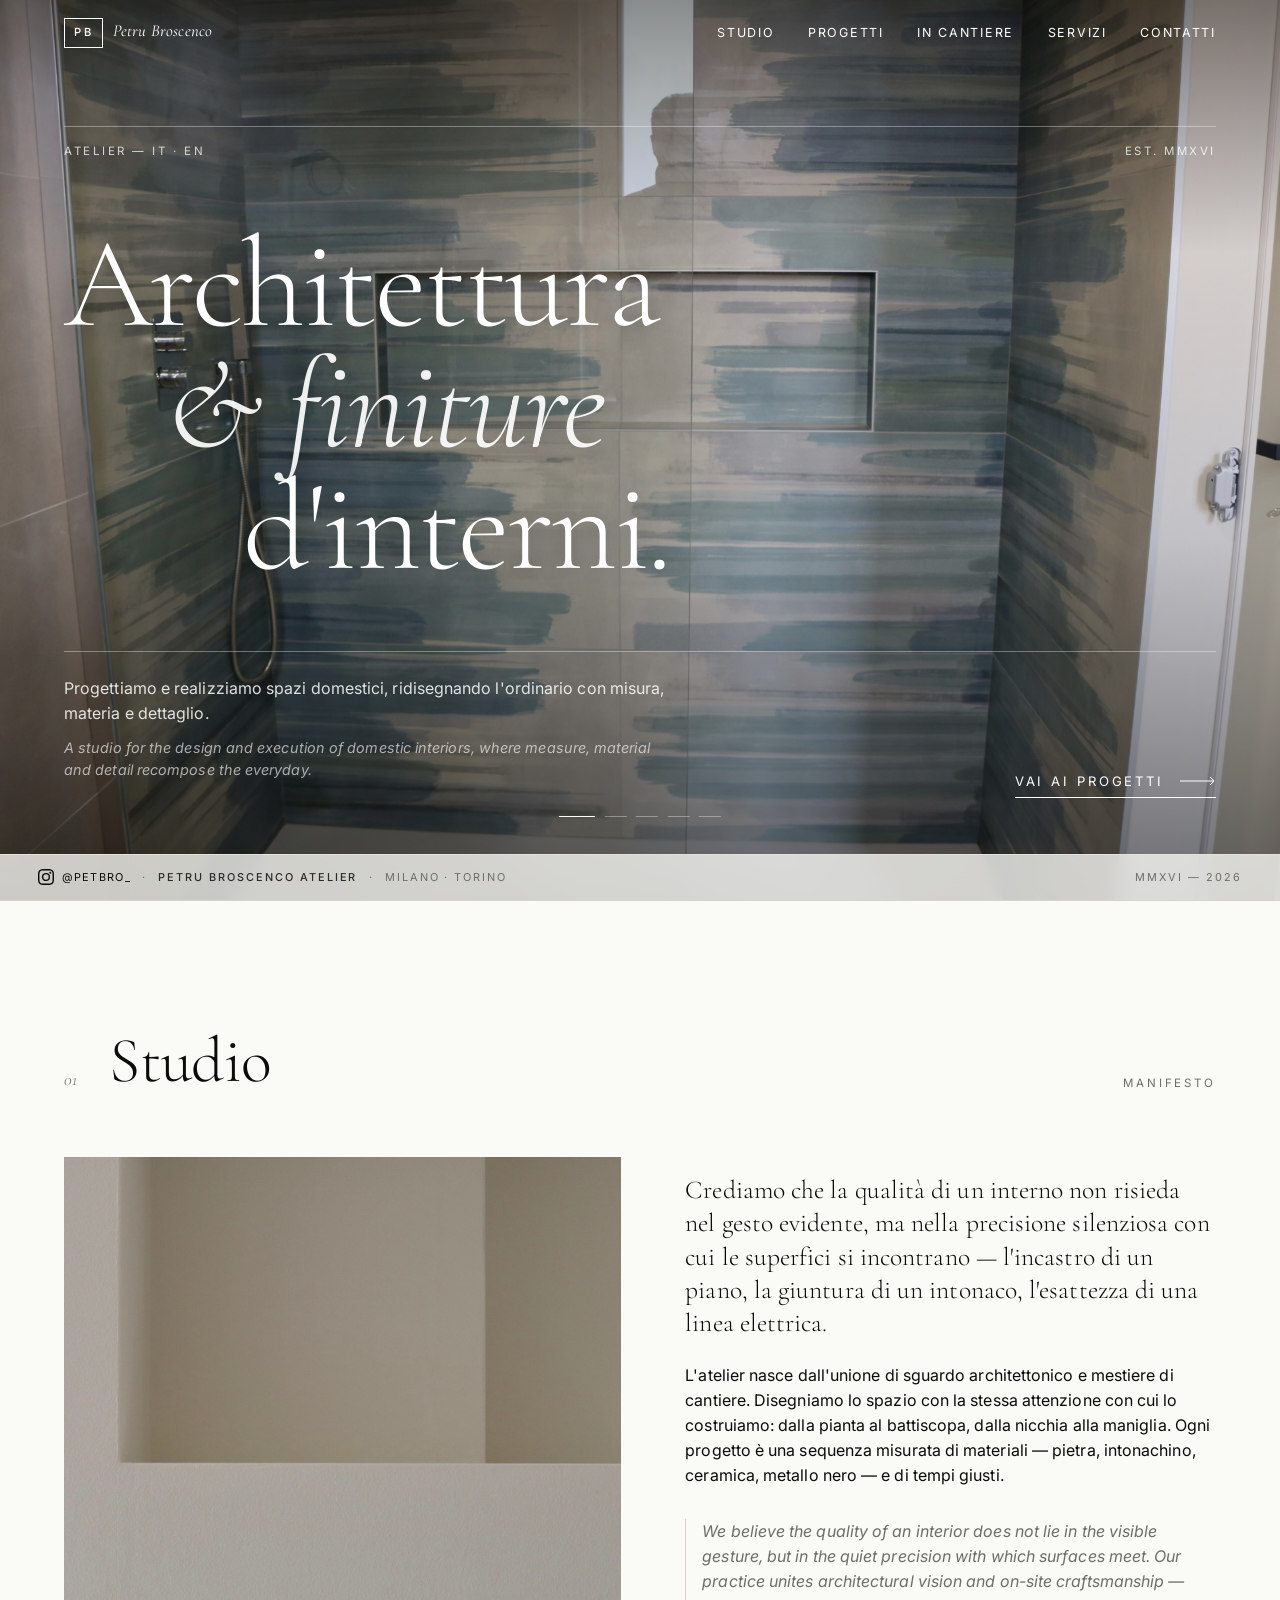
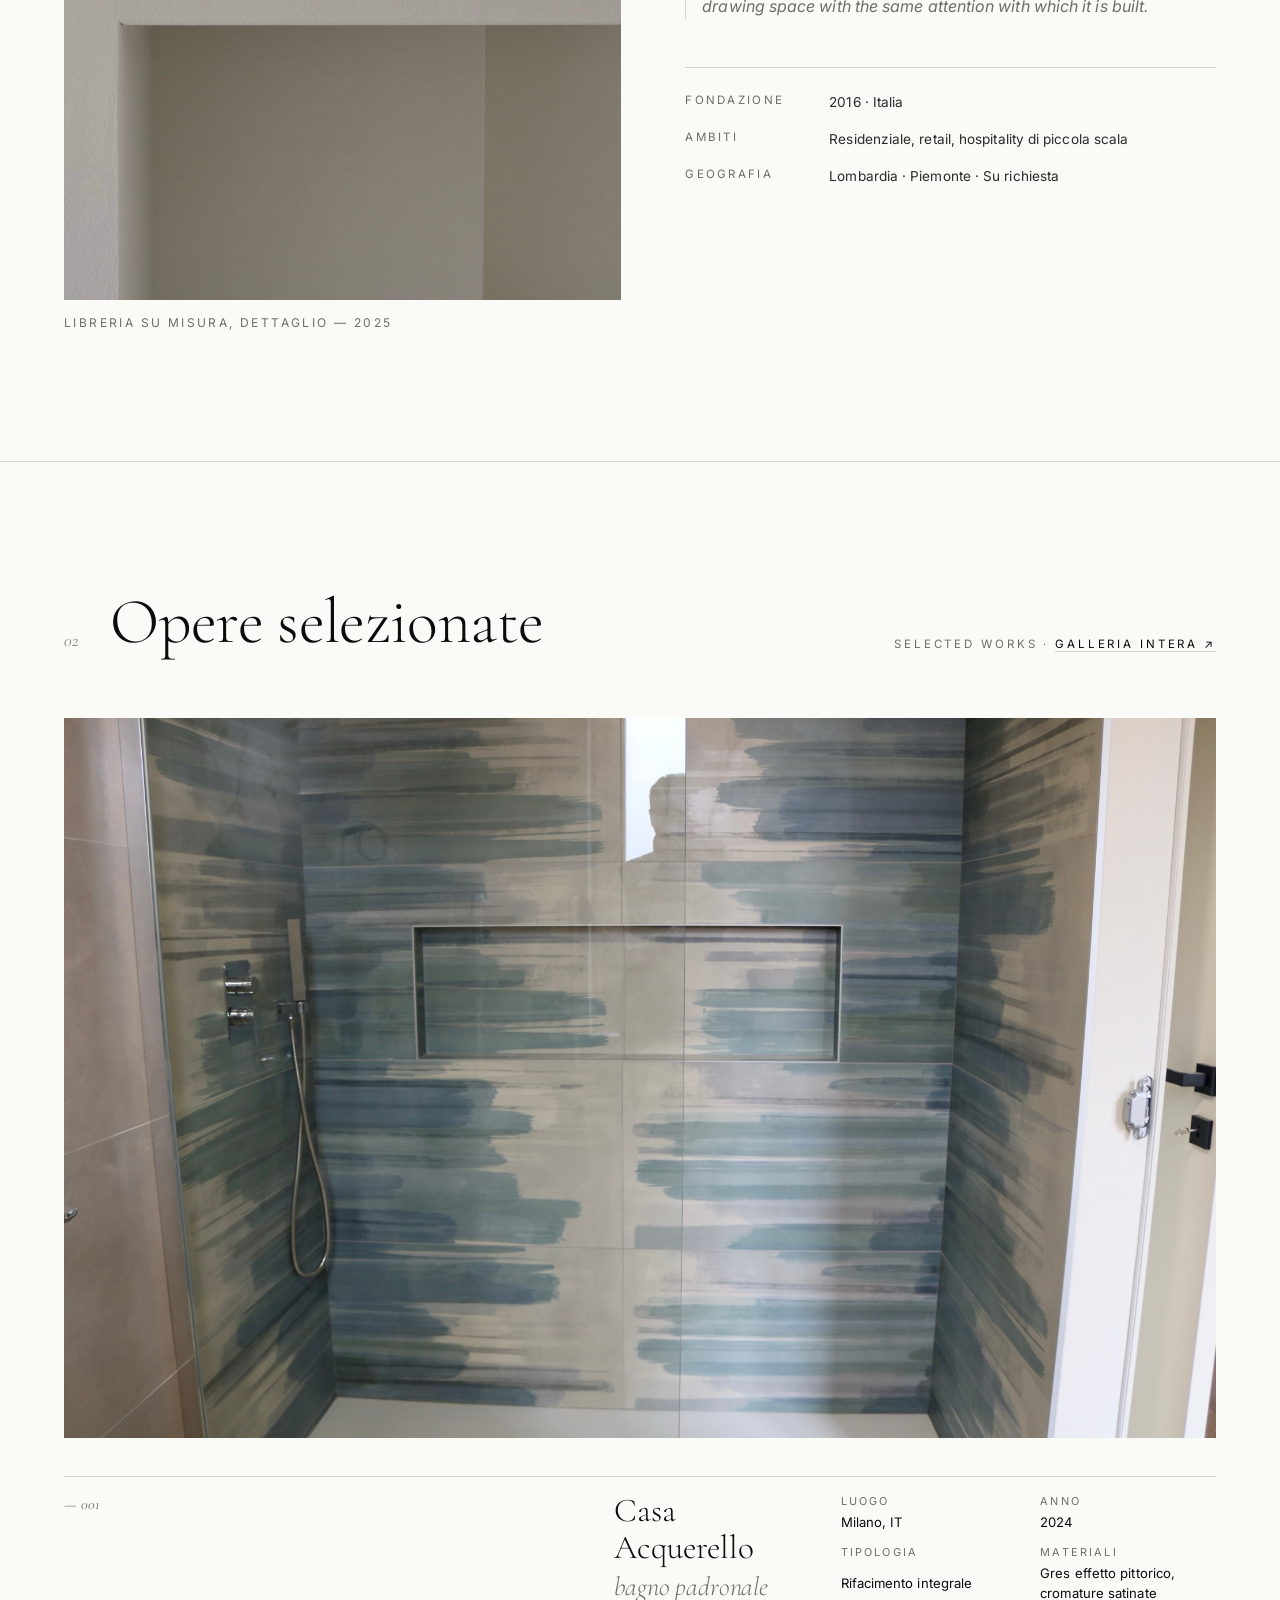
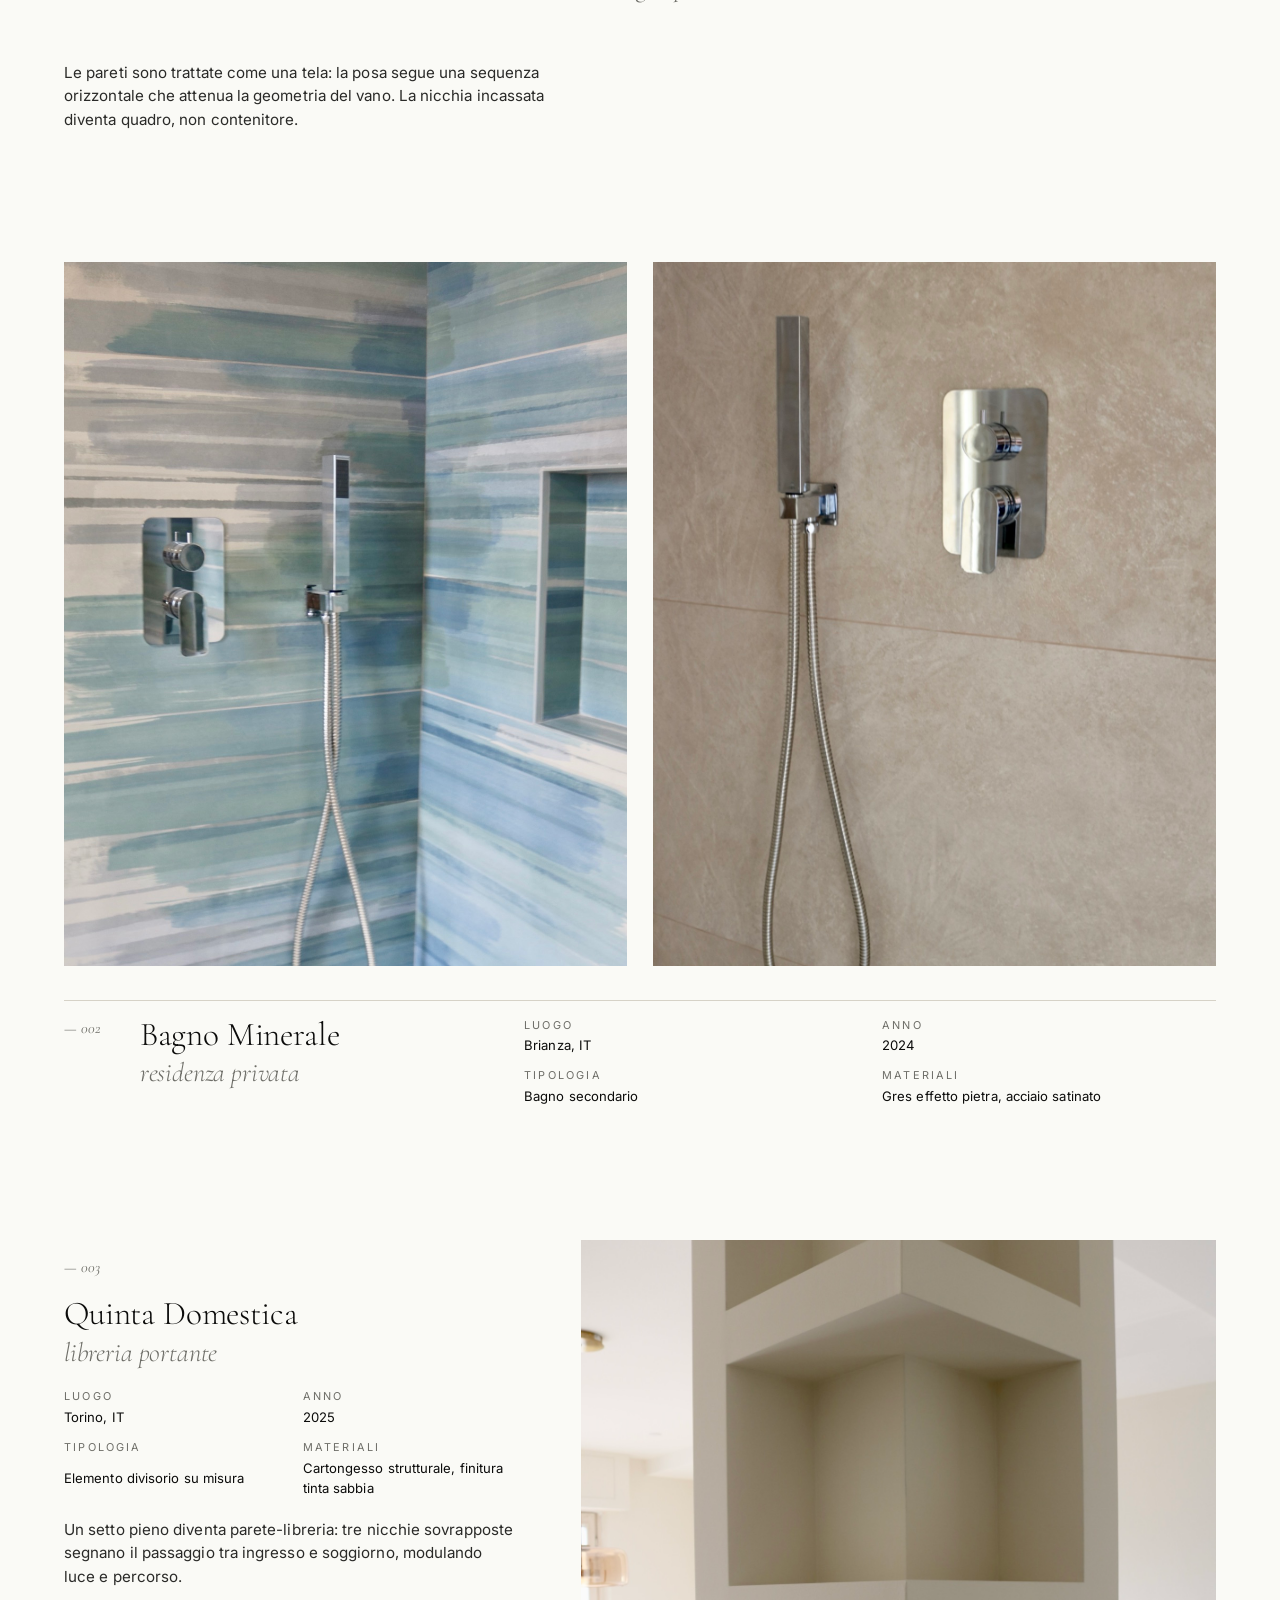
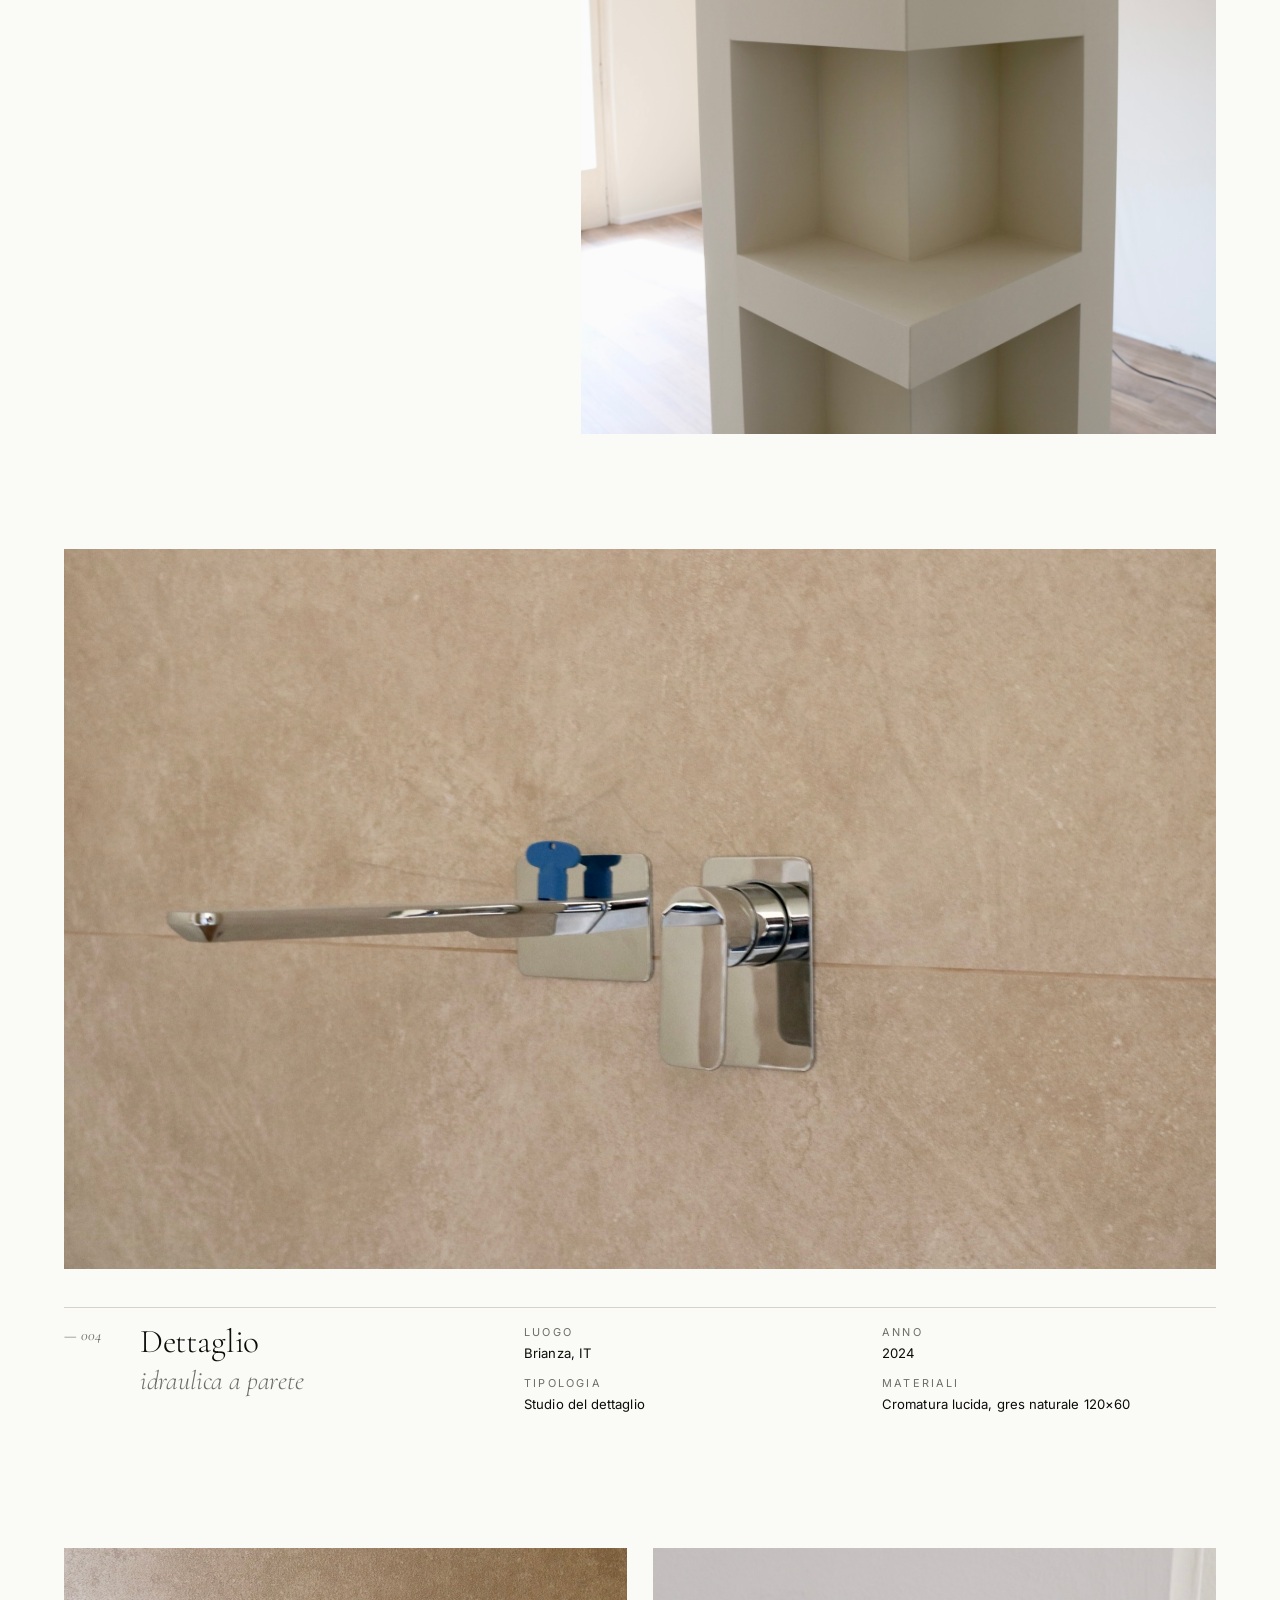
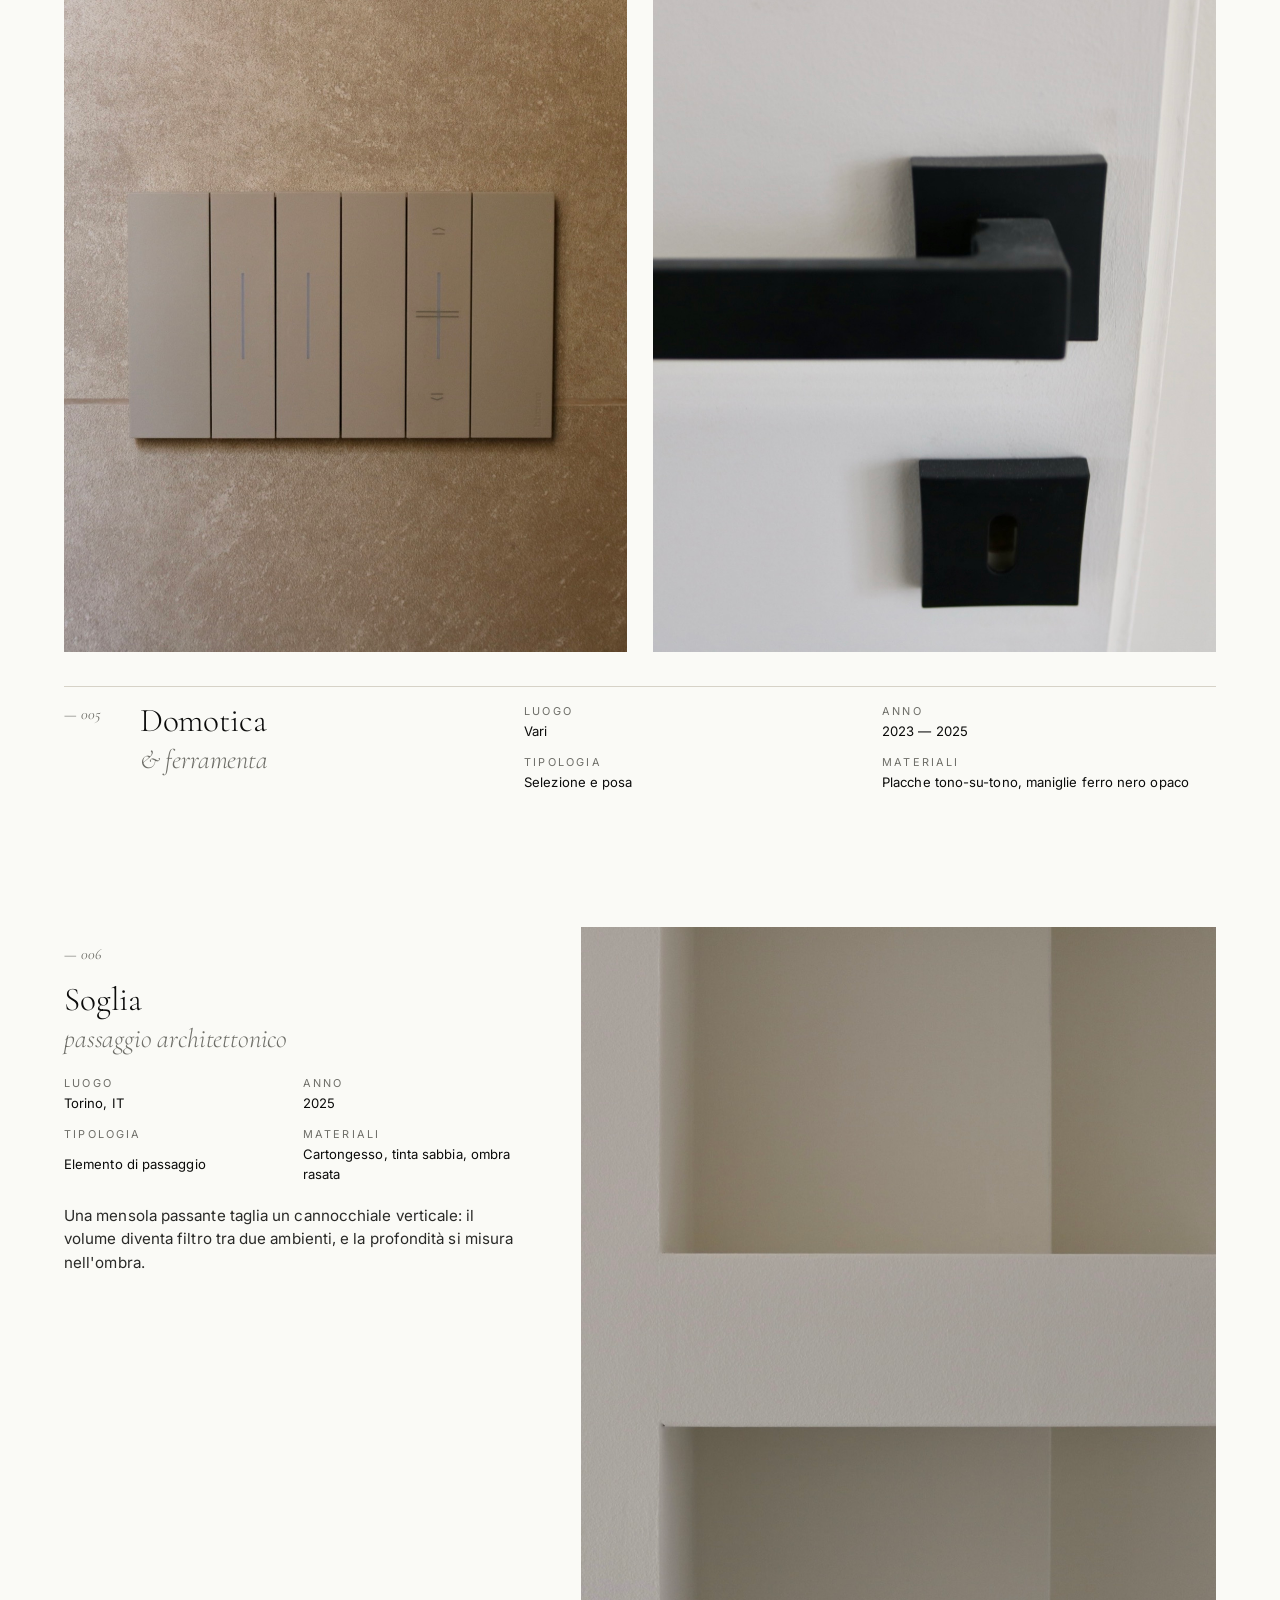
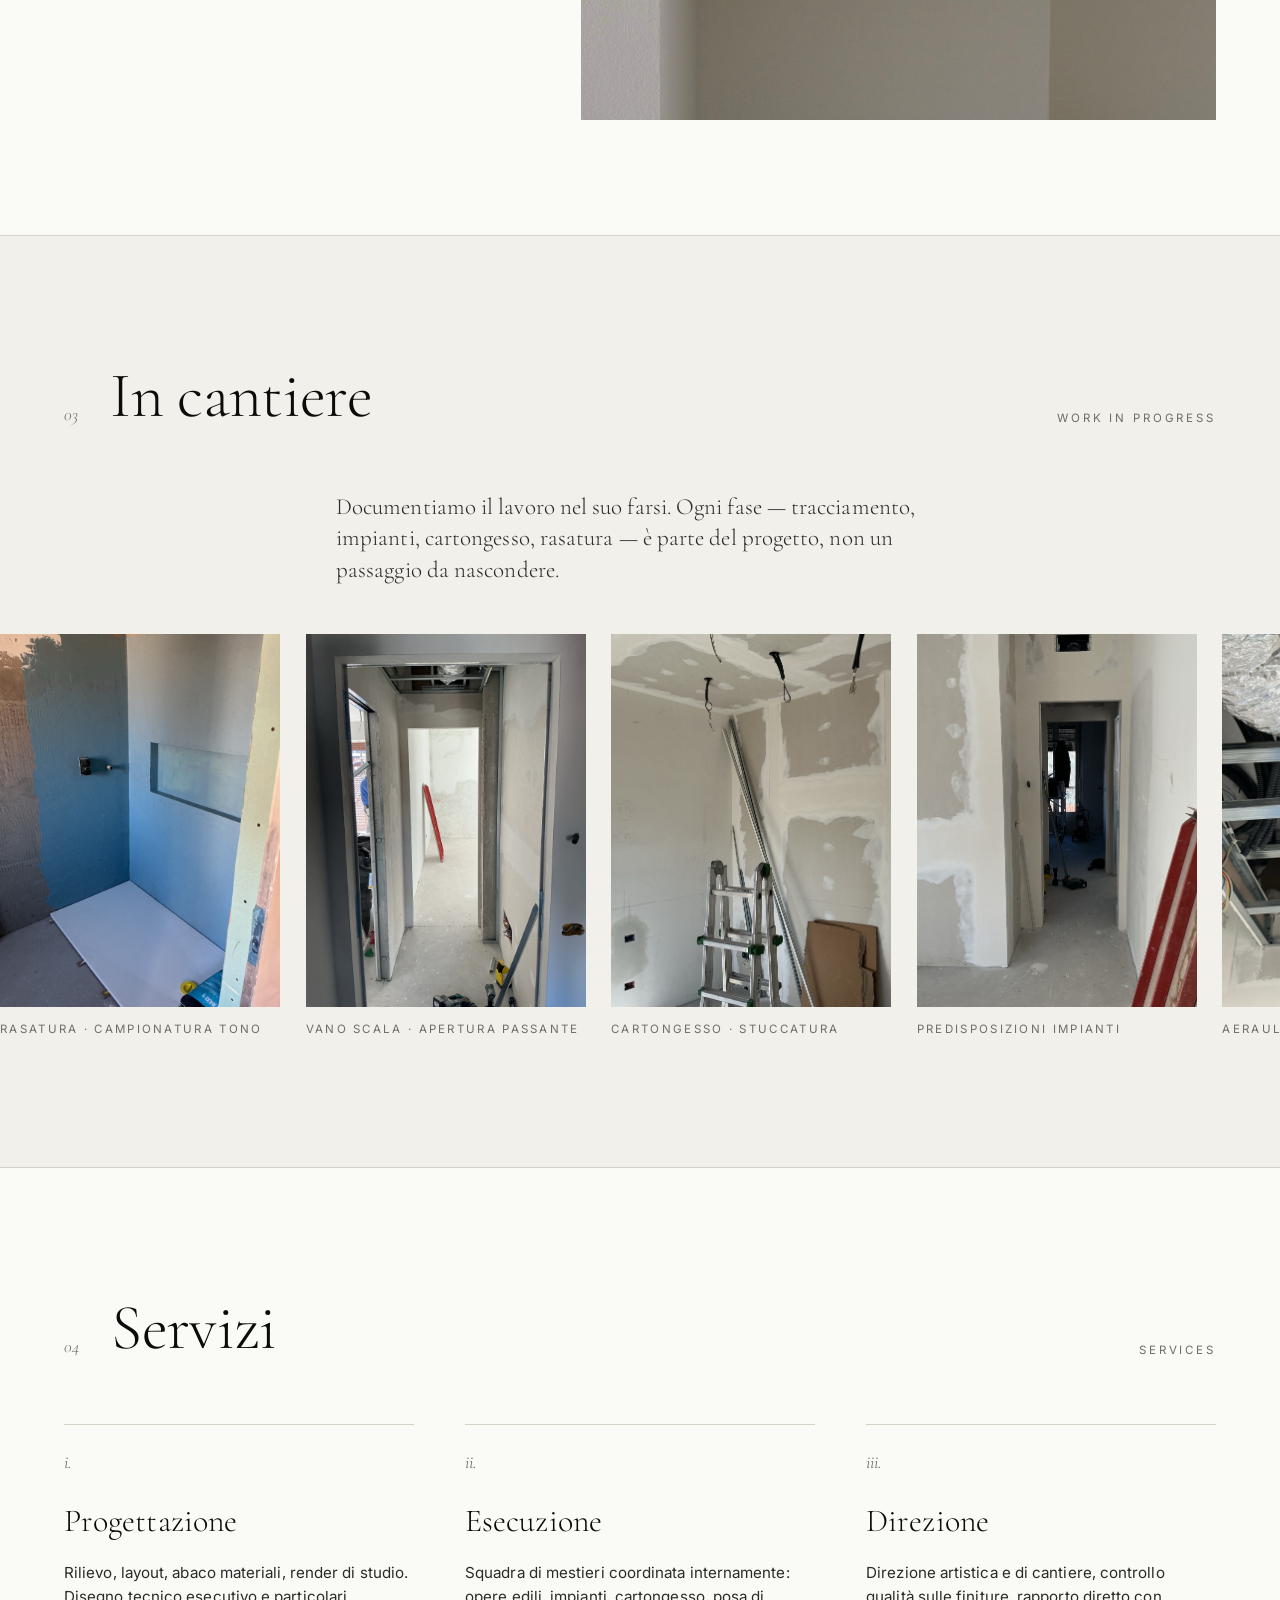
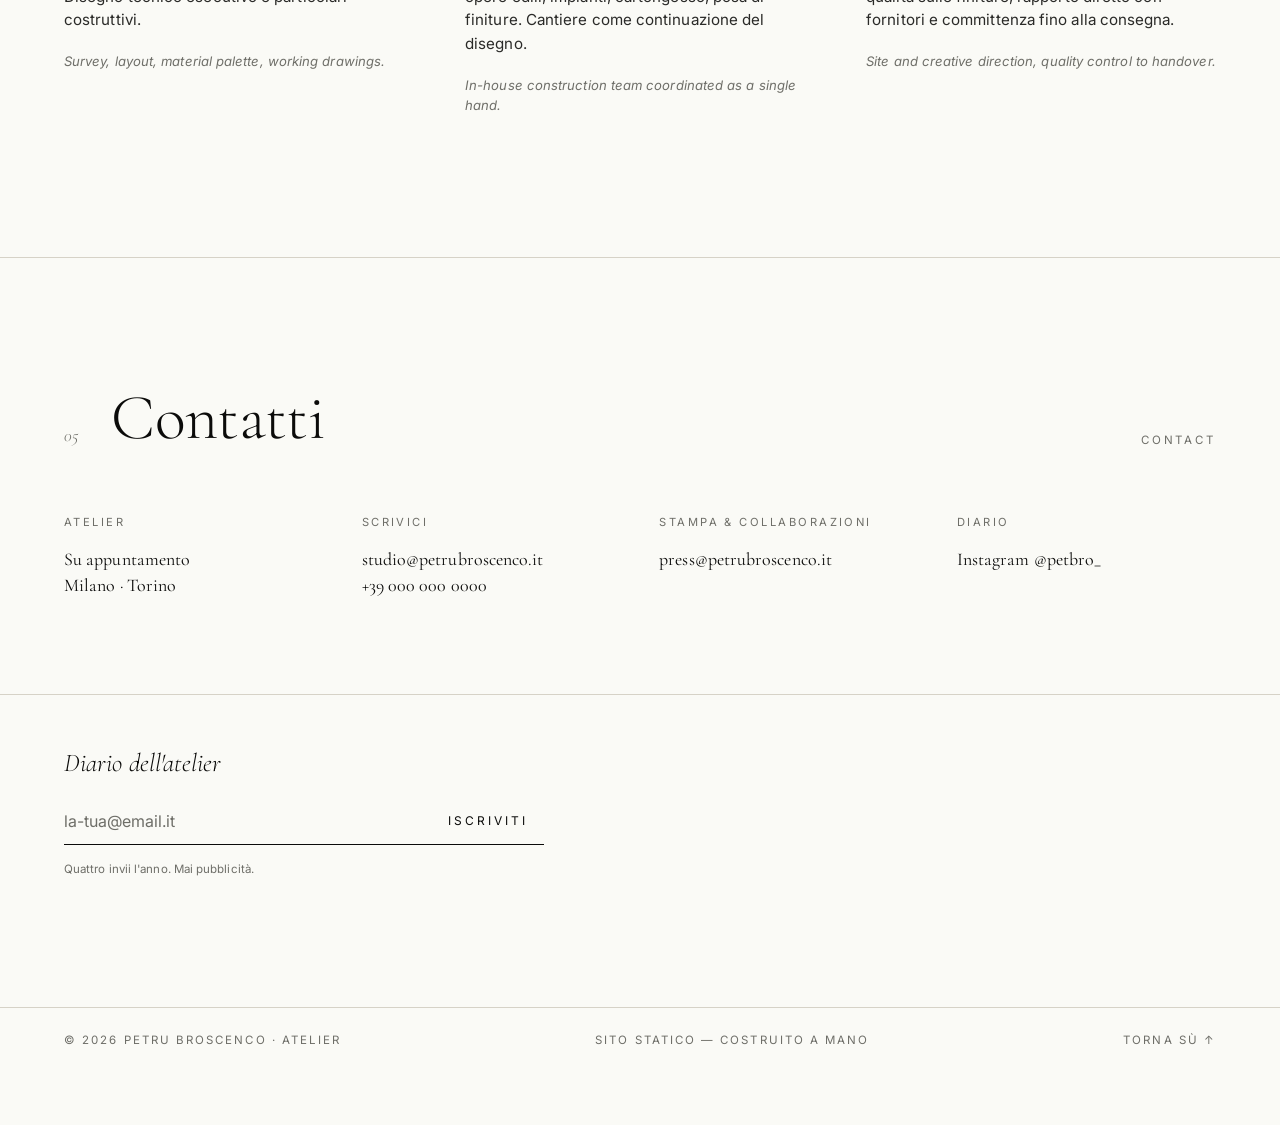
<file: index.html>
<!doctype html>
<html lang="it">
<head>
<meta charset="utf-8" />
<meta name="viewport" content="width=device-width, initial-scale=1" />
<title>Petru Broscenco — Atelier di architettura e finiture d'interni</title>
<meta name="description" content="Studio di progettazione e realizzazione di interni. Ristrutturazioni integrali, opere di finitura, dettaglio sartoriale. Architecture and interior finishing atelier based in Italy." />
<meta name="theme-color" content="#FAFAF6" />
<meta property="og:title" content="Petru Broscenco — Atelier" />
<meta property="og:description" content="Architettura e finiture d'interni. Ristrutturazioni integrali, dettaglio sartoriale." />
<meta property="og:image" content="https://gabrieletupini.github.io/petru-broscenco/og-image.jpg" />
<meta property="og:image:secure_url" content="https://gabrieletupini.github.io/petru-broscenco/og-image.jpg" />
<meta property="og:image:type" content="image/jpeg" />
<meta property="og:image:width" content="1200" />
<meta property="og:image:height" content="630" />
<meta property="og:image:alt" content="Petru Broscenco — Atelier di architettura e finiture d'interni" />
<meta property="og:url" content="https://gabrieletupini.github.io/petru-broscenco/" />
<meta property="og:site_name" content="Petru Broscenco · Atelier" />
<meta property="og:type" content="website" />
<meta property="og:locale" content="it_IT" />
<meta name="twitter:card" content="summary_large_image" />
<meta name="twitter:title" content="Petru Broscenco — Atelier" />
<meta name="twitter:description" content="Architettura e finiture d'interni." />
<meta name="twitter:image" content="https://gabrieletupini.github.io/petru-broscenco/og-image.jpg" />
<link rel="icon" type="image/svg+xml" href="favicon.svg" />
<link rel="icon" type="image/png" sizes="32x32" href="favicon-32.png" />
<link rel="icon" type="image/png" sizes="16x16" href="favicon-16.png" />
<link rel="apple-touch-icon" sizes="180x180" href="apple-touch-icon.png" />
<link rel="preconnect" href="https://fonts.googleapis.com" />
<link rel="preconnect" href="https://fonts.gstatic.com" crossorigin />
<link href="https://fonts.googleapis.com/css2?family=Cormorant+Garamond:ital,wght@0,300;0,400;1,300&family=Inter:wght@300;400;500;600&display=swap" rel="stylesheet" />
<link rel="stylesheet" href="styles.css" />
</head>
<body>

<header class="nav nav--over" id="nav">
  <a class="brand" href="#top">
    <span class="brand-mark">PB</span>
    <span class="brand-name">Petru Broscenco</span>
  </a>
  <nav class="nav-links" aria-label="Primario">
    <a href="#studio">Studio</a>
    <a href="progetti.html">Progetti</a>
    <a href="#cantiere">In&nbsp;Cantiere</a>
    <a href="#servizi">Servizi</a>
    <a href="#contatti">Contatti</a>
  </nav>
  <button class="nav-toggle" id="navToggle" aria-label="Apri menu" aria-expanded="false">
    <span></span><span></span><span></span>
  </button>
</header>

<main id="top">

  <section class="hero hero--slideshow" aria-label="Galleria di apertura">
    <div class="hero-slides" id="heroSlides">
      <figure class="hero-slide is-active"><img src="media/casa-acquerello-bagno.jpg" alt="Bagno padronale Casa Acquerello" /></figure>
      <figure class="hero-slide"><img src="media/quinta-domestica-libreria.jpg" alt="Libreria Quinta Domestica" loading="lazy" /></figure>
      <figure class="hero-slide"><img src="media/bagno-minerale-pietra.jpg" alt="Bagno Minerale" loading="lazy" /></figure>
      <figure class="hero-slide"><img src="media/soglia-passaggio.jpg" alt="Soglia, passaggio architettonico" loading="lazy" /></figure>
      <figure class="hero-slide"><img src="media/dettaglio-idraulica.jpg" alt="Dettaglio idraulico a parete" loading="lazy" /></figure>
    </div>

    <div class="hero-overlay">
      <div class="hero-meta">
        <span class="eyebrow">Atelier — IT · EN</span>
        <span class="eyebrow">Est. MMXVI</span>
      </div>
      <h1 class="hero-title">
        <span class="serif">Architettura</span>
        <span class="serif italic">&amp;&nbsp;finiture</span>
        <span class="serif">d'interni.</span>
      </h1>
      <div class="hero-bottom">
        <p class="hero-lede">
          Progettiamo e realizziamo spazi domestici, ridisegnando l'ordinario con misura, materia e dettaglio.
          <span class="en">A studio for the design and execution of domestic interiors, where measure, material and detail recompose the everyday.</span>
        </p>
        <a class="hero-cta" href="progetti.html">
          <span>Vai ai progetti</span>
          <svg width="36" height="10" viewBox="0 0 36 10" aria-hidden="true"><path d="M0 5 H34 M30 1 L34 5 L30 9" fill="none" stroke="currentColor" stroke-width="1"/></svg>
        </a>
      </div>
    </div>

    <div class="hero-progress" aria-hidden="true">
      <span></span><span></span><span></span><span></span><span></span>
    </div>
  </section>

  <section class="studio" id="studio">
    <div class="section-head">
      <span class="section-num">01</span>
      <h2 class="section-title">Studio</h2>
      <span class="section-en">Manifesto</span>
    </div>

    <div class="studio-grid">
      <figure class="studio-image">
        <img loading="lazy" src="media/soglia-passaggio.jpg" alt="Nicchie e libreria su misura in cartongesso, ombre morbide." />
        <figcaption>Libreria su misura, dettaglio — 2025</figcaption>
      </figure>
      <div class="studio-text">
        <p class="lead">
          Crediamo che la qualità di un interno non risieda nel gesto evidente,
          ma nella precisione silenziosa con cui le superfici si incontrano —
          l'incastro di un piano, la giuntura di un intonaco, l'esattezza di una linea elettrica.
        </p>
        <p>
          L'atelier nasce dall'unione di sguardo architettonico e mestiere di cantiere.
          Disegniamo lo spazio con la stessa attenzione con cui lo costruiamo: dalla pianta
          al battiscopa, dalla nicchia alla maniglia. Ogni progetto è una sequenza misurata
          di materiali — pietra, intonachino, ceramica, metallo nero — e di tempi giusti.
        </p>
        <p class="en">
          We believe the quality of an interior does not lie in the visible gesture, but in
          the quiet precision with which surfaces meet. Our practice unites architectural
          vision and on-site craftsmanship — drawing space with the same attention with
          which it is built.
        </p>

        <dl class="studio-facts">
          <div><dt>Fondazione</dt><dd>2016 · Italia</dd></div>
          <div><dt>Ambiti</dt><dd>Residenziale, retail, hospitality di piccola scala</dd></div>
          <div><dt>Geografia</dt><dd>Lombardia · Piemonte · Su richiesta</dd></div>
        </dl>
      </div>
    </div>
  </section>

  <section class="opere" id="opere">
    <div class="section-head">
      <span class="section-num">02</span>
      <h2 class="section-title">Opere selezionate</h2>
      <span class="section-en">Selected Works · <a class="section-link" href="progetti.html">Galleria intera ↗</a></span>
    </div>

    <article class="work work--full">
      <a class="work-media" href="media/casa-acquerello-bagno.jpg" target="_blank" rel="noopener">
        <img loading="lazy" src="media/casa-acquerello-bagno.jpg" alt="Bagno padronale con piastrelle a effetto acquerello blu-verde e nicchia integrata." />
      </a>
      <div class="work-meta">
        <span class="work-index">— 001</span>
        <h3 class="work-title">Casa Acquerello<br/><em>bagno padronale</em></h3>
        <dl class="work-facts">
          <div><dt>Luogo</dt><dd>Milano, IT</dd></div>
          <div><dt>Anno</dt><dd>2024</dd></div>
          <div><dt>Tipologia</dt><dd>Rifacimento integrale</dd></div>
          <div><dt>Materiali</dt><dd>Gres effetto pittorico, cromature satinate</dd></div>
        </dl>
        <p class="work-note">
          Le pareti sono trattate come una tela: la posa segue una sequenza orizzontale che
          attenua la geometria del vano. La nicchia incassata diventa quadro, non contenitore.
        </p>
      </div>
    </article>

    <article class="work work--pair">
      <a class="work-media" href="media/bagno-minerale-doccia.jpg" target="_blank" rel="noopener">
        <img loading="lazy" src="media/bagno-minerale-doccia.jpg" alt="Dettaglio della doccia, vetro temperato e miscelatore a parete." />
      </a>
      <a class="work-media" href="media/bagno-minerale-pietra.jpg" target="_blank" rel="noopener">
        <img loading="lazy" src="media/bagno-minerale-pietra.jpg" alt="Bagno secondario in pietra naturale, doccia minerale con miscelatore incasso." />
      </a>
      <div class="work-meta work-meta--inline">
        <span class="work-index">— 002</span>
        <h3 class="work-title">Bagno Minerale<br/><em>residenza privata</em></h3>
        <dl class="work-facts">
          <div><dt>Luogo</dt><dd>Brianza, IT</dd></div>
          <div><dt>Anno</dt><dd>2024</dd></div>
          <div><dt>Tipologia</dt><dd>Bagno secondario</dd></div>
          <div><dt>Materiali</dt><dd>Gres effetto pietra, acciaio satinato</dd></div>
        </dl>
      </div>
    </article>

    <article class="work work--split">
      <div class="work-text">
        <span class="work-index">— 003</span>
        <h3 class="work-title">Quinta Domestica<br/><em>libreria portante</em></h3>
        <dl class="work-facts">
          <div><dt>Luogo</dt><dd>Torino, IT</dd></div>
          <div><dt>Anno</dt><dd>2025</dd></div>
          <div><dt>Tipologia</dt><dd>Elemento divisorio su misura</dd></div>
          <div><dt>Materiali</dt><dd>Cartongesso strutturale, finitura tinta sabbia</dd></div>
        </dl>
        <p class="work-note">
          Un setto pieno diventa parete-libreria: tre nicchie sovrapposte segnano il passaggio
          tra ingresso e soggiorno, modulando luce e percorso.
        </p>
      </div>
      <a class="work-media" href="media/quinta-domestica-libreria.jpg" target="_blank" rel="noopener">
        <img loading="lazy" src="media/quinta-domestica-libreria.jpg" alt="Libreria verticale a nicchie in cartongesso colore sabbia, vista frontale." />
      </a>
    </article>

    <article class="work work--full">
      <a class="work-media" href="media/dettaglio-idraulica.jpg" target="_blank" rel="noopener">
        <img loading="lazy" src="media/dettaglio-idraulica.jpg" alt="Miscelatore incasso a parete, pietra grigia chiara." />
      </a>
      <div class="work-meta">
        <span class="work-index">— 004</span>
        <h3 class="work-title">Dettaglio<br/><em>idraulica a parete</em></h3>
        <dl class="work-facts">
          <div><dt>Luogo</dt><dd>Brianza, IT</dd></div>
          <div><dt>Anno</dt><dd>2024</dd></div>
          <div><dt>Tipologia</dt><dd>Studio del dettaglio</dd></div>
          <div><dt>Materiali</dt><dd>Cromatura lucida, gres naturale 120×60</dd></div>
        </dl>
      </div>
    </article>

    <article class="work work--pair">
      <a class="work-media" href="media/domotica-placca.jpg" target="_blank" rel="noopener">
        <img loading="lazy" src="media/domotica-placca.jpg" alt="Placca interruttori a sei moduli, finitura tono pietra." />
      </a>
      <a class="work-media" href="media/ferramenta-maniglia.jpg" target="_blank" rel="noopener">
        <img loading="lazy" src="media/ferramenta-maniglia.jpg" alt="Maniglia minimale nera opaca con rosetta quadrata, porta filo muro." />
      </a>
      <div class="work-meta work-meta--inline">
        <span class="work-index">— 005</span>
        <h3 class="work-title">Domotica<br/><em>&amp; ferramenta</em></h3>
        <dl class="work-facts">
          <div><dt>Luogo</dt><dd>Vari</dd></div>
          <div><dt>Anno</dt><dd>2023 — 2025</dd></div>
          <div><dt>Tipologia</dt><dd>Selezione e posa</dd></div>
          <div><dt>Materiali</dt><dd>Placche tono-su-tono, maniglie ferro nero opaco</dd></div>
        </dl>
      </div>
    </article>

    <article class="work work--split">
      <div class="work-text">
        <span class="work-index">— 006</span>
        <h3 class="work-title">Soglia<br/><em>passaggio architettonico</em></h3>
        <dl class="work-facts">
          <div><dt>Luogo</dt><dd>Torino, IT</dd></div>
          <div><dt>Anno</dt><dd>2025</dd></div>
          <div><dt>Tipologia</dt><dd>Elemento di passaggio</dd></div>
          <div><dt>Materiali</dt><dd>Cartongesso, tinta sabbia, ombra rasata</dd></div>
        </dl>
        <p class="work-note">
          Una mensola passante taglia un cannocchiale verticale: il volume diventa filtro
          tra due ambienti, e la profondità si misura nell'ombra.
        </p>
      </div>
      <a class="work-media" href="media/soglia-passaggio.jpg" target="_blank" rel="noopener">
        <img loading="lazy" src="media/soglia-passaggio.jpg" alt="Setto con apertura orizzontale, finitura sabbia, dettaglio di passaggio." />
      </a>
    </article>
  </section>

  <section class="cantiere" id="cantiere">
    <div class="section-head">
      <span class="section-num">03</span>
      <h2 class="section-title">In cantiere</h2>
      <span class="section-en">Work in progress</span>
    </div>

    <p class="cantiere-lede">
      Documentiamo il lavoro nel suo farsi. Ogni fase — tracciamento, impianti, cartongesso,
      rasatura — è parte del progetto, non un passaggio da nascondere.
    </p>

    <div class="cantiere-scroll" role="list">
      <figure role="listitem">
        <img loading="lazy" src="media/cantiere-rasatura.jpg" alt="Vano in fase di rasatura con campiture blu e grigio." />
        <figcaption>Rasatura · campionatura tono</figcaption>
      </figure>
      <figure role="listitem">
        <img loading="lazy" src="media/cantiere-vano-scala.jpg" alt="Vano scala con apertura passante e travi a vista." />
        <figcaption>Vano scala · apertura passante</figcaption>
      </figure>
      <figure role="listitem">
        <img loading="lazy" src="media/cantiere-cartongesso.jpg" alt="Cartongesso stuccato in attesa di finitura." />
        <figcaption>Cartongesso · stuccatura</figcaption>
      </figure>
      <figure role="listitem">
        <img loading="lazy" src="media/cantiere-impianti.jpg" alt="Vano in fase di intonacatura grezza con cavi predisposti." />
        <figcaption>Predisposizioni impianti</figcaption>
      </figure>
      <figure role="listitem">
        <img loading="lazy" src="media/cantiere-aeraulico.jpg" alt="Controsoffitto con orditura metallica e canalizzazioni aerauliche." />
        <figcaption>Aeraulico · controsoffitto</figcaption>
      </figure>
    </div>
  </section>

  <section class="servizi" id="servizi">
    <div class="section-head">
      <span class="section-num">04</span>
      <h2 class="section-title">Servizi</h2>
      <span class="section-en">Services</span>
    </div>

    <ol class="servizi-list">
      <li>
        <span class="servizi-num">i.</span>
        <h3>Progettazione</h3>
        <p>
          Rilievo, layout, abaco materiali, render di studio.
          Disegno tecnico esecutivo e particolari costruttivi.
        </p>
        <p class="en">Survey, layout, material palette, working drawings.</p>
      </li>
      <li>
        <span class="servizi-num">ii.</span>
        <h3>Esecuzione</h3>
        <p>
          Squadra di mestieri coordinata internamente: opere edili, impianti,
          cartongesso, posa di finiture. Cantiere come continuazione del disegno.
        </p>
        <p class="en">In-house construction team coordinated as a single hand.</p>
      </li>
      <li>
        <span class="servizi-num">iii.</span>
        <h3>Direzione</h3>
        <p>
          Direzione artistica e di cantiere, controllo qualità sulle finiture,
          rapporto diretto con fornitori e committenza fino alla consegna.
        </p>
        <p class="en">Site and creative direction, quality control to handover.</p>
      </li>
    </ol>
  </section>

  <section class="contatti" id="contatti">
    <div class="section-head">
      <span class="section-num">05</span>
      <h2 class="section-title">Contatti</h2>
      <span class="section-en">Contact</span>
    </div>

    <div class="contatti-grid">
      <div class="contatti-block">
        <span class="label">Atelier</span>
        <p>Su appuntamento<br/>Milano · Torino</p>
      </div>
      <div class="contatti-block">
        <span class="label">Scrivici</span>
        <p>
          <a href="mailto:studio@petrubroscenco.it">studio@petrubroscenco.it</a><br/>
          <a href="tel:+390000000000">+39 000 000 0000</a>
        </p>
      </div>
      <div class="contatti-block">
        <span class="label">Stampa &amp; collaborazioni</span>
        <p>
          <a href="mailto:press@petrubroscenco.it">press@petrubroscenco.it</a>
        </p>
      </div>
      <div class="contatti-block">
        <span class="label">Diario</span>
        <p>
          <a href="https://www.instagram.com/petbro_/" target="_blank" rel="noopener me">Instagram @petbro_</a>
        </p>
      </div>
    </div>

    <form class="newsletter" onsubmit="event.preventDefault(); this.querySelector('button').textContent='Grazie.';">
      <label for="nl-email">Diario dell'atelier</label>
      <div>
        <input id="nl-email" type="email" required placeholder="la-tua@email.it" />
        <button type="submit">Iscriviti</button>
      </div>
      <small>Quattro invii l'anno. Mai pubblicità.</small>
    </form>
  </section>

</main>

<footer class="foot">
  <div class="foot-row">
    <span>© <span id="yr">2026</span> Petru Broscenco · Atelier</span>
    <span>Sito statico — costruito a mano</span>
    <a href="#top">Torna sù ↑</a>
  </div>
</footer>

<div class="bottom-bar" id="bottomBar">
  <div class="bottom-bar-left">
    <a class="bottom-bar-ig" href="https://www.instagram.com/petbro_/" target="_blank" rel="noopener" aria-label="Instagram @petbro_">
      <svg xmlns="http://www.w3.org/2000/svg" width="16" height="16" fill="currentColor" viewBox="0 0 16 16" aria-hidden="true">
        <path d="M8 0C5.829 0 5.556.01 4.703.048 3.85.088 3.269.222 2.76.42a3.917 3.917 0 0 0-1.417.923A3.927 3.927 0 0 0 .42 2.76C.222 3.268.087 3.85.048 4.7.01 5.555 0 5.827 0 8.001c0 2.172.01 2.444.048 3.297.04.852.174 1.433.372 1.942.205.526.478.972.923 1.417.444.445.89.719 1.416.923.51.198 1.09.333 1.942.372C5.555 15.99 5.827 16 8 16s2.444-.01 3.298-.048c.851-.04 1.434-.174 1.943-.372a3.916 3.916 0 0 0 1.416-.923c.445-.445.718-.891.923-1.417.197-.509.332-1.09.372-1.942C15.99 10.445 16 10.173 16 8s-.01-2.445-.048-3.299c-.04-.851-.175-1.433-.372-1.941a3.926 3.926 0 0 0-.923-1.417A3.911 3.911 0 0 0 13.24.42c-.51-.198-1.092-.333-1.943-.372C10.443.01 10.172 0 7.998 0h.003zm-.717 1.442h.718c2.136 0 2.389.007 3.232.046.78.035 1.204.166 1.486.275.373.145.64.319.92.599.28.28.453.546.598.92.11.281.24.705.275 1.485.039.843.047 1.096.047 3.231s-.008 2.389-.047 3.232c-.035.78-.166 1.203-.275 1.485a2.47 2.47 0 0 1-.599.919c-.28.28-.546.453-.92.598-.28.11-.704.24-1.485.276-.843.038-1.096.047-3.232.047s-2.39-.009-3.233-.047c-.78-.036-1.203-.166-1.485-.276a2.478 2.478 0 0 1-.92-.598 2.48 2.48 0 0 1-.6-.92c-.109-.281-.24-.705-.275-1.485-.038-.843-.046-1.096-.046-3.233 0-2.136.008-2.388.046-3.231.036-.78.166-1.204.276-1.486.145-.373.319-.64.599-.92.28-.28.546-.453.92-.598.282-.11.705-.24 1.485-.276.738-.034 1.024-.044 2.515-.045v.002zm4.988 1.328a.96.96 0 1 0 0 1.92.96.96 0 0 0 0-1.92zm-4.27 1.122a4.109 4.109 0 1 0 0 8.217 4.109 4.109 0 0 0 0-8.217zm0 1.441a2.667 2.667 0 1 1 0 5.334 2.667 2.667 0 0 1 0-5.334"/>
      </svg>
      <span>@petbro_</span>
    </a>
    <span class="bottom-bar-sep" aria-hidden="true">·</span>
    <span class="bottom-bar-name">Petru Broscenco Atelier</span>
    <span class="bottom-bar-sep" aria-hidden="true">·</span>
    <span class="bottom-bar-city">Milano · Torino</span>
  </div>
  <div class="bottom-bar-right">
    <span>MMXVI — <span id="yrBar">2026</span></span>
  </div>
</div>

<script src="script.js" defer></script>
</body>
</html>
</file>
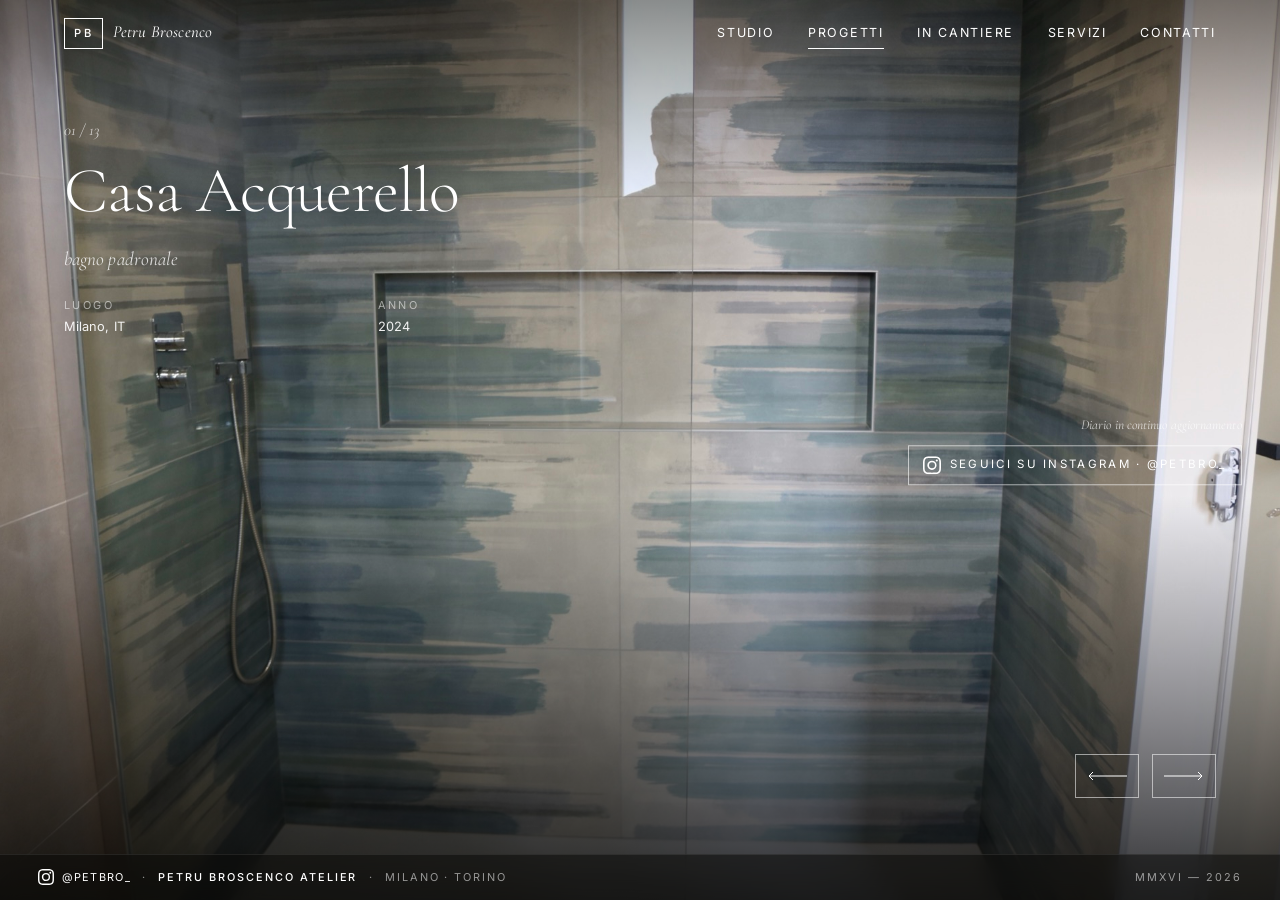
<file: progetti.html>
<!doctype html>
<html lang="it">
<head>
<meta charset="utf-8" />
<meta name="viewport" content="width=device-width, initial-scale=1" />
<title>Progetti — Petru Broscenco · Atelier</title>
<meta name="description" content="Galleria immersiva dei progetti dell'Atelier Petru Broscenco — architettura e finiture d'interni." />
<meta name="theme-color" content="#0B0B0A" />
<meta property="og:title" content="Progetti — Petru Broscenco · Atelier" />
<meta property="og:description" content="Galleria dei progetti: architettura e finiture d'interni." />
<meta property="og:image" content="https://gabrieletupini.github.io/petru-broscenco/og-image.jpg" />
<meta property="og:image:secure_url" content="https://gabrieletupini.github.io/petru-broscenco/og-image.jpg" />
<meta property="og:image:type" content="image/jpeg" />
<meta property="og:image:width" content="1200" />
<meta property="og:image:height" content="630" />
<meta property="og:image:alt" content="Petru Broscenco — Atelier di architettura e finiture d'interni" />
<meta property="og:url" content="https://gabrieletupini.github.io/petru-broscenco/progetti.html" />
<meta property="og:site_name" content="Petru Broscenco · Atelier" />
<meta property="og:type" content="website" />
<meta property="og:locale" content="it_IT" />
<meta name="twitter:card" content="summary_large_image" />
<meta name="twitter:image" content="https://gabrieletupini.github.io/petru-broscenco/og-image.jpg" />
<link rel="icon" type="image/svg+xml" href="favicon.svg" />
<link rel="icon" type="image/png" sizes="32x32" href="favicon-32.png" />
<link rel="icon" type="image/png" sizes="16x16" href="favicon-16.png" />
<link rel="apple-touch-icon" sizes="180x180" href="apple-touch-icon.png" />
<link rel="preconnect" href="https://fonts.googleapis.com" />
<link rel="preconnect" href="https://fonts.gstatic.com" crossorigin />
<link href="https://fonts.googleapis.com/css2?family=Cormorant+Garamond:ital,wght@0,300;0,400;1,300&family=Inter:wght@300;400;500;600&display=swap" rel="stylesheet" />
<link rel="stylesheet" href="styles.css" />
</head>
<body class="page-dark">

<header class="nav nav--dark nav--over" id="nav">
  <a class="brand" href="index.html">
    <span class="brand-mark">PB</span>
    <span class="brand-name">Petru Broscenco</span>
  </a>
  <nav class="nav-links" aria-label="Primario">
    <a href="index.html#studio">Studio</a>
    <a href="progetti.html" aria-current="page" class="is-current">Progetti</a>
    <a href="index.html#cantiere">In&nbsp;Cantiere</a>
    <a href="index.html#servizi">Servizi</a>
    <a href="index.html#contatti">Contatti</a>
  </nav>
  <button class="nav-toggle" id="navToggle" aria-label="Apri menu" aria-expanded="false">
    <span></span><span></span><span></span>
  </button>
</header>

<main class="gallery" id="gallery" tabindex="-1">

  <div class="gallery-stage" id="galleryStage" aria-roledescription="galleria" aria-label="Progetti selezionati">

    <article class="gslide is-active" data-title="Casa Acquerello" data-sub="bagno padronale" data-place="Milano, IT" data-year="2024">
      <img src="media/casa-acquerello-bagno.jpg" alt="Bagno padronale Casa Acquerello, gres effetto pittorico." />
    </article>
    <article class="gslide" data-title="Bagno Minerale" data-sub="dettaglio doccia" data-place="Brianza, IT" data-year="2024">
      <img src="media/bagno-minerale-doccia.jpg" alt="Dettaglio doccia, vetro temperato e miscelatore a parete." loading="lazy" />
    </article>
    <article class="gslide" data-title="Bagno Minerale" data-sub="residenza privata" data-place="Brianza, IT" data-year="2024">
      <img src="media/bagno-minerale-pietra.jpg" alt="Bagno secondario in pietra naturale, miscelatore incasso." loading="lazy" />
    </article>
    <article class="gslide" data-title="Quinta Domestica" data-sub="libreria portante" data-place="Torino, IT" data-year="2025">
      <img src="media/quinta-domestica-libreria.jpg" alt="Libreria a nicchie in cartongesso tinta sabbia." loading="lazy" />
    </article>
    <article class="gslide" data-title="Dettaglio" data-sub="idraulica a parete" data-place="Brianza, IT" data-year="2024">
      <img src="media/dettaglio-idraulica.jpg" alt="Miscelatore incasso a parete, pietra grigia." loading="lazy" />
    </article>
    <article class="gslide" data-title="Domotica" data-sub="placca a sei moduli" data-place="Vari" data-year="2023 — 2025">
      <img src="media/domotica-placca.jpg" alt="Placca interruttori a sei moduli, finitura tono pietra." loading="lazy" />
    </article>
    <article class="gslide" data-title="Ferramenta" data-sub="maniglia minimale" data-place="Vari" data-year="2023 — 2025">
      <img src="media/ferramenta-maniglia.jpg" alt="Maniglia minimale nera opaca, porta filo muro." loading="lazy" />
    </article>
    <article class="gslide" data-title="Soglia" data-sub="passaggio architettonico" data-place="Torino, IT" data-year="2025">
      <img src="media/soglia-passaggio.jpg" alt="Setto con apertura orizzontale, finitura sabbia." loading="lazy" />
    </article>
    <article class="gslide" data-title="In cantiere" data-sub="rasatura, campionatura" data-place="Cantiere" data-year="2025">
      <img src="media/cantiere-rasatura.jpg" alt="Rasatura in fase di campionatura tono." loading="lazy" />
    </article>
    <article class="gslide" data-title="In cantiere" data-sub="apertura passante" data-place="Cantiere" data-year="2025">
      <img src="media/cantiere-vano-scala.jpg" alt="Vano scala con apertura passante e travi a vista." loading="lazy" />
    </article>
    <article class="gslide" data-title="In cantiere" data-sub="cartongesso, stuccatura" data-place="Cantiere" data-year="2025">
      <img src="media/cantiere-cartongesso.jpg" alt="Cartongesso stuccato in attesa di finitura." loading="lazy" />
    </article>
    <article class="gslide" data-title="In cantiere" data-sub="predisposizioni impianti" data-place="Cantiere" data-year="2025">
      <img src="media/cantiere-impianti.jpg" alt="Vano in fase di intonacatura grezza con cavi predisposti." loading="lazy" />
    </article>
    <article class="gslide" data-title="In cantiere" data-sub="aeraulico, controsoffitto" data-place="Cantiere" data-year="2025">
      <img src="media/cantiere-aeraulico.jpg" alt="Controsoffitto con orditura metallica e canalizzazioni." loading="lazy" />
    </article>

  </div>

  <div class="gallery-overlay">
    <div class="gallery-caption" aria-live="polite">
      <span class="gcap-index" id="gcapIndex">01 / 13</span>
      <h2 class="gcap-title" id="gcapTitle">Casa Acquerello</h2>
      <p class="gcap-sub" id="gcapSub">bagno padronale</p>
      <dl class="gcap-facts">
        <div><dt>Luogo</dt><dd id="gcapPlace">Milano, IT</dd></div>
        <div><dt>Anno</dt><dd id="gcapYear">2024</dd></div>
      </dl>
    </div>

    <div class="gallery-controls">
      <button class="gctrl gctrl--prev" id="gPrev" type="button" aria-label="Slide precedente">
        <svg width="40" height="10" viewBox="0 0 40 10" aria-hidden="true"><path d="M40 5 H2 M6 1 L2 5 L6 9" fill="none" stroke="currentColor" stroke-width="1"/></svg>
      </button>
      <button class="gctrl gctrl--next" id="gNext" type="button" aria-label="Slide successiva">
        <svg width="40" height="10" viewBox="0 0 40 10" aria-hidden="true"><path d="M0 5 H38 M34 1 L38 5 L34 9" fill="none" stroke="currentColor" stroke-width="1"/></svg>
      </button>
    </div>
  </div>

  <div class="gallery-instagram">
    <p>Diario in continuo aggiornamento</p>
    <a href="https://www.instagram.com/petbro_/" target="_blank" rel="noopener" class="gallery-ig-cta">
      <svg xmlns="http://www.w3.org/2000/svg" width="18" height="18" fill="currentColor" viewBox="0 0 16 16" aria-hidden="true">
        <path d="M8 0C5.829 0 5.556.01 4.703.048 3.85.088 3.269.222 2.76.42a3.917 3.917 0 0 0-1.417.923A3.927 3.927 0 0 0 .42 2.76C.222 3.268.087 3.85.048 4.7.01 5.555 0 5.827 0 8.001c0 2.172.01 2.444.048 3.297.04.852.174 1.433.372 1.942.205.526.478.972.923 1.417.444.445.89.719 1.416.923.51.198 1.09.333 1.942.372C5.555 15.99 5.827 16 8 16s2.444-.01 3.298-.048c.851-.04 1.434-.174 1.943-.372a3.916 3.916 0 0 0 1.416-.923c.445-.445.718-.891.923-1.417.197-.509.332-1.09.372-1.942C15.99 10.445 16 10.173 16 8s-.01-2.445-.048-3.299c-.04-.851-.175-1.433-.372-1.941a3.926 3.926 0 0 0-.923-1.417A3.911 3.911 0 0 0 13.24.42c-.51-.198-1.092-.333-1.943-.372C10.443.01 10.172 0 7.998 0h.003zm-.717 1.442h.718c2.136 0 2.389.007 3.232.046.78.035 1.204.166 1.486.275.373.145.64.319.92.599.28.28.453.546.598.92.11.281.24.705.275 1.485.039.843.047 1.096.047 3.231s-.008 2.389-.047 3.232c-.035.78-.166 1.203-.275 1.485a2.47 2.47 0 0 1-.599.919c-.28.28-.546.453-.92.598-.28.11-.704.24-1.485.276-.843.038-1.096.047-3.232.047s-2.39-.009-3.233-.047c-.78-.036-1.203-.166-1.485-.276a2.478 2.478 0 0 1-.92-.598 2.48 2.48 0 0 1-.6-.92c-.109-.281-.24-.705-.275-1.485-.038-.843-.046-1.096-.046-3.233 0-2.136.008-2.388.046-3.231.036-.78.166-1.204.276-1.486.145-.373.319-.64.599-.92.28-.28.546-.453.92-.598.282-.11.705-.24 1.485-.276.738-.034 1.024-.044 2.515-.045v.002zm4.988 1.328a.96.96 0 1 0 0 1.92.96.96 0 0 0 0-1.92zm-4.27 1.122a4.109 4.109 0 1 0 0 8.217 4.109 4.109 0 0 0 0-8.217zm0 1.441a2.667 2.667 0 1 1 0 5.334 2.667 2.667 0 0 1 0-5.334"/>
      </svg>
      <span>Seguici su Instagram · @petbro_</span>
    </a>
  </div>

</main>

<div class="bottom-bar bottom-bar--dark" id="bottomBar">
  <div class="bottom-bar-left">
    <a class="bottom-bar-ig" href="https://www.instagram.com/petbro_/" target="_blank" rel="noopener" aria-label="Instagram @petbro_">
      <svg xmlns="http://www.w3.org/2000/svg" width="16" height="16" fill="currentColor" viewBox="0 0 16 16" aria-hidden="true">
        <path d="M8 0C5.829 0 5.556.01 4.703.048 3.85.088 3.269.222 2.76.42a3.917 3.917 0 0 0-1.417.923A3.927 3.927 0 0 0 .42 2.76C.222 3.268.087 3.85.048 4.7.01 5.555 0 5.827 0 8.001c0 2.172.01 2.444.048 3.297.04.852.174 1.433.372 1.942.205.526.478.972.923 1.417.444.445.89.719 1.416.923.51.198 1.09.333 1.942.372C5.555 15.99 5.827 16 8 16s2.444-.01 3.298-.048c.851-.04 1.434-.174 1.943-.372a3.916 3.916 0 0 0 1.416-.923c.445-.445.718-.891.923-1.417.197-.509.332-1.09.372-1.942C15.99 10.445 16 10.173 16 8s-.01-2.445-.048-3.299c-.04-.851-.175-1.433-.372-1.941a3.926 3.926 0 0 0-.923-1.417A3.911 3.911 0 0 0 13.24.42c-.51-.198-1.092-.333-1.943-.372C10.443.01 10.172 0 7.998 0h.003zm-.717 1.442h.718c2.136 0 2.389.007 3.232.046.78.035 1.204.166 1.486.275.373.145.64.319.92.599.28.28.453.546.598.92.11.281.24.705.275 1.485.039.843.047 1.096.047 3.231s-.008 2.389-.047 3.232c-.035.78-.166 1.203-.275 1.485a2.47 2.47 0 0 1-.599.919c-.28.28-.546.453-.92.598-.28.11-.704.24-1.485.276-.843.038-1.096.047-3.232.047s-2.39-.009-3.233-.047c-.78-.036-1.203-.166-1.485-.276a2.478 2.478 0 0 1-.92-.598 2.48 2.48 0 0 1-.6-.92c-.109-.281-.24-.705-.275-1.485-.038-.843-.046-1.096-.046-3.233 0-2.136.008-2.388.046-3.231.036-.78.166-1.204.276-1.486.145-.373.319-.64.599-.92.28-.28.546-.453.92-.598.282-.11.705-.24 1.485-.276.738-.034 1.024-.044 2.515-.045v.002zm4.988 1.328a.96.96 0 1 0 0 1.92.96.96 0 0 0 0-1.92zm-4.27 1.122a4.109 4.109 0 1 0 0 8.217 4.109 4.109 0 0 0 0-8.217zm0 1.441a2.667 2.667 0 1 1 0 5.334 2.667 2.667 0 0 1 0-5.334"/>
      </svg>
      <span>@petbro_</span>
    </a>
    <span class="bottom-bar-sep" aria-hidden="true">·</span>
    <span class="bottom-bar-name">Petru Broscenco Atelier</span>
    <span class="bottom-bar-sep" aria-hidden="true">·</span>
    <span class="bottom-bar-city">Milano · Torino</span>
  </div>
  <div class="bottom-bar-right">
    <span>MMXVI — <span id="yrBar">2026</span></span>
  </div>
</div>

<script src="script.js" defer></script>
</body>
</html>
</file>
<file: styles.css>
/* ------------------------------------------------------------------
   Petru Broscenco — Atelier
   Static stylesheet, no preprocessor, no framework.
   ------------------------------------------------------------------ */

:root {
  --bg:        #FAFAF6;
  --bg-alt:    #F2F0EA;
  --ink:       #0B0B0A;
  --ink-soft:  #2A2A28;
  --mute:      #6E6E68;
  --line:      #D6D2C7;
  --line-soft: #E6E2D8;
  --accent:    #8C5A2C;

  --serif: "Cormorant Garamond", "Times New Roman", serif;
  --sans:  "Inter", -apple-system, BlinkMacSystemFont, "Helvetica Neue", Arial, sans-serif;

  --pad:      clamp(1.25rem, 4vw, 4rem);
  --pad-x:    clamp(1.25rem, 5vw, 6rem);
  --pad-y:    clamp(4rem, 10vw, 9rem);
  --gap:      clamp(1rem, 2vw, 2rem);

  --col-max: 1640px;

  --ease:    cubic-bezier(.2,.6,.2,1);
}

*, *::before, *::after { box-sizing: border-box; }

html { -webkit-text-size-adjust: 100%; scroll-behavior: smooth; }

body {
  margin: 0;
  background: var(--bg);
  color: var(--ink);
  font-family: var(--sans);
  font-size: 16px;
  line-height: 1.55;
  font-weight: 400;
  letter-spacing: 0.005em;
  -webkit-font-smoothing: antialiased;
  -moz-osx-font-smoothing: grayscale;
  text-rendering: optimizeLegibility;
}

img { max-width: 100%; height: auto; display: block; }

a { color: inherit; text-decoration: none; }
a:hover { color: var(--ink); }

p { margin: 0 0 1em; }

::selection { background: var(--ink); color: var(--bg); }

/* ---------- NAV ---------- */
.nav {
  position: fixed;
  inset: 0 0 auto 0;
  z-index: 50;
  display: flex;
  align-items: center;
  justify-content: space-between;
  padding: 1.1rem var(--pad-x);
  background: color-mix(in oklab, var(--bg) 88%, transparent);
  backdrop-filter: saturate(1.2) blur(10px);
  -webkit-backdrop-filter: saturate(1.2) blur(10px);
  border-bottom: 1px solid transparent;
  transition: border-color .3s var(--ease), background .3s var(--ease);
}
.nav.is-scrolled { border-bottom-color: var(--line-soft); }

.brand {
  display: inline-flex; align-items: baseline; gap: .6rem;
  font-family: var(--serif);
  font-weight: 400;
  font-size: 1.05rem;
  letter-spacing: .01em;
}
.brand-mark {
  font-family: var(--sans);
  font-weight: 500;
  font-size: .7rem;
  letter-spacing: .25em;
  padding: .35rem .55rem;
  border: 1px solid var(--ink);
}
.brand-name { font-style: italic; }

.nav-links {
  display: flex;
  gap: clamp(1rem, 2.6vw, 2.4rem);
  font-size: .78rem;
  letter-spacing: .14em;
  text-transform: uppercase;
}
.nav-links a {
  position: relative;
  padding: .35rem 0;
  color: var(--ink-soft);
  transition: color .25s var(--ease);
}
.nav-links a::after {
  content: "";
  position: absolute;
  left: 0; right: 0; bottom: -2px;
  height: 1px;
  background: currentColor;
  transform: scaleX(0);
  transform-origin: left;
  transition: transform .35s var(--ease);
}
.nav-links a:hover { color: var(--ink); }
.nav-links a:hover::after { transform: scaleX(1); }

.nav-toggle {
  display: none;
  background: none; border: 0;
  width: 32px; height: 26px;
  position: relative;
  cursor: pointer;
}
.nav-toggle span {
  position: absolute; left: 0; right: 0; height: 1px; background: var(--ink);
  transition: transform .3s var(--ease), opacity .3s var(--ease), top .3s var(--ease);
}
.nav-toggle span:nth-child(1) { top: 6px; }
.nav-toggle span:nth-child(2) { top: 13px; }
.nav-toggle span:nth-child(3) { top: 20px; }
.nav-toggle[aria-expanded="true"] span:nth-child(1) { top: 13px; transform: rotate(45deg); }
.nav-toggle[aria-expanded="true"] span:nth-child(2) { opacity: 0; }
.nav-toggle[aria-expanded="true"] span:nth-child(3) { top: 13px; transform: rotate(-45deg); }

/* ---------- HERO (fullscreen slideshow) ---------- */
.hero {
  position: relative;
  height: 100vh;
  min-height: 600px;
  overflow: hidden;
  color: #fff;
  background: #0B0B0A;
}
.hero-slides {
  position: absolute;
  inset: 0;
  z-index: 0;
}
.hero-slide {
  position: absolute;
  inset: 0;
  margin: 0;
  opacity: 0;
  transition: opacity 1.6s var(--ease);
  pointer-events: none;
}
.hero-slide.is-active { opacity: 1; }
.hero-slide img {
  width: 100%;
  height: 100%;
  object-fit: cover;
  object-position: center;
}
.hero-slide::after {
  /* Scrim for legibility of overlaid text */
  content: "";
  position: absolute;
  inset: 0;
  background:
    linear-gradient(180deg, rgba(0,0,0,.45) 0%, rgba(0,0,0,.08) 28%, rgba(0,0,0,.18) 60%, rgba(0,0,0,.55) 100%);
  pointer-events: none;
}

.hero-overlay {
  position: relative;
  z-index: 2;
  height: 100%;
  max-width: var(--col-max);
  margin: 0 auto;
  padding: clamp(7rem, 14vh, 11rem) var(--pad-x) clamp(5rem, 8vw, 7rem);
  display: flex;
  flex-direction: column;
  justify-content: space-between;
}

.hero-meta {
  display: flex;
  justify-content: space-between;
  border-top: 1px solid rgba(255,255,255,.35);
  padding-top: 1rem;
  color: rgba(255,255,255,.78);
}
.eyebrow {
  font-size: .72rem;
  text-transform: uppercase;
  letter-spacing: .22em;
  color: inherit;
}

.hero-title {
  font-family: var(--serif);
  font-weight: 300;
  font-size: clamp(2.6rem, 10vw, 10rem);
  line-height: .95;
  letter-spacing: -0.02em;
  margin: 0;
  display: flex;
  flex-direction: column;
  color: #fff;
  text-shadow: 0 2px 24px rgba(0,0,0,.25);
}
.hero-title .italic { font-style: italic; padding-left: clamp(2rem, 8vw, 8rem); color: rgba(255,255,255,.92); }
.hero-title .serif:last-child { padding-left: clamp(4rem, 14vw, 14rem); }

.hero-bottom {
  display: grid;
  grid-template-columns: 1fr auto;
  gap: 2rem clamp(2rem, 6vw, 6rem);
  align-items: end;
  border-top: 1px solid rgba(255,255,255,.35);
  padding-top: 1.5rem;
}
.hero-lede {
  max-width: 38rem;
  font-size: clamp(1rem, 1.1vw, 1.1rem);
  line-height: 1.55;
  color: rgba(255,255,255,.85);
}
.hero-lede .en {
  display: block;
  margin-top: .7rem;
  color: rgba(255,255,255,.62);
  font-style: italic;
  font-size: .9em;
}
.hero-cta {
  display: inline-flex; align-items: center; gap: 1rem;
  font-size: .82rem;
  letter-spacing: .22em;
  text-transform: uppercase;
  color: #fff;
  border-bottom: 1px solid #fff;
  padding-bottom: .35rem;
  transition: gap .3s var(--ease);
}
.hero-cta:hover { gap: 1.5rem; color: #fff; }

.hero-progress {
  position: absolute;
  z-index: 2;
  bottom: clamp(4.2rem, 6.5vw, 5.5rem);
  left: 50%;
  transform: translateX(-50%);
  display: flex;
  gap: .6rem;
  pointer-events: none;
}
.hero-progress span {
  width: 22px;
  height: 1px;
  background: rgba(255,255,255,.35);
  transition: background .35s var(--ease), width .35s var(--ease);
}
.hero-progress span.is-active {
  background: #fff;
  width: 36px;
}

/* ---------- NAV variants over dark hero / dark page ---------- */
.nav--over {
  background: transparent;
  backdrop-filter: none;
  -webkit-backdrop-filter: none;
}
.nav--over .brand,
.nav--over .nav-links a {
  color: #fff;
}
.nav--over .brand-mark { border-color: #fff; color: #fff; }
.nav--over .nav-toggle span { background: #fff; }

.nav--over.is-scrolled {
  background: color-mix(in oklab, var(--bg) 88%, transparent);
  backdrop-filter: saturate(1.2) blur(10px);
  -webkit-backdrop-filter: saturate(1.2) blur(10px);
  border-bottom-color: var(--line-soft);
}
.nav--over.is-scrolled .brand,
.nav--over.is-scrolled .nav-links a { color: var(--ink-soft); }
.nav--over.is-scrolled .brand-mark { border-color: var(--ink); color: var(--ink); }
.nav--over.is-scrolled .nav-toggle span { background: var(--ink); }

.nav-links a.is-current { color: var(--accent); }
.nav--over .nav-links a.is-current { color: #fff; border-bottom: 1px solid #fff; }

/* Permanently dark nav (gallery page) */
.nav--dark { background: transparent; backdrop-filter: none; -webkit-backdrop-filter: none; }
.nav--dark.is-scrolled { background: rgba(11,11,10,.55); backdrop-filter: blur(10px); -webkit-backdrop-filter: blur(10px); border-bottom-color: rgba(255,255,255,.08); }
.nav--dark .brand, .nav--dark .nav-links a { color: #fff; }
.nav--dark .brand-mark { border-color: #fff; color: #fff; }
.nav--dark .nav-toggle span { background: #fff; }

/* ---------- SECTION HEAD ---------- */
.section-head {
  display: grid;
  grid-template-columns: auto 1fr auto;
  align-items: end;
  gap: 2rem;
  padding: var(--pad-y) var(--pad-x) clamp(2rem, 5vw, 4rem);
  max-width: var(--col-max);
  margin: 0 auto;
  border-top: 1px solid var(--line);
}
.section-num {
  font-family: var(--serif); font-style: italic; font-weight: 300;
  font-size: 1.1rem;
  color: var(--mute);
}
.section-title {
  font-family: var(--serif); font-weight: 300;
  font-size: clamp(2rem, 5vw, 4.4rem);
  line-height: 1;
  letter-spacing: -0.01em;
  margin: 0;
}
.section-en {
  font-size: .72rem;
  letter-spacing: .25em;
  text-transform: uppercase;
  color: var(--mute);
}

/* ---------- STUDIO ---------- */
.studio { background: var(--bg); }
.studio-grid {
  display: grid;
  grid-template-columns: 1.05fr 1fr;
  gap: clamp(2rem, 5vw, 6rem);
  padding: 0 var(--pad-x) var(--pad-y);
  max-width: var(--col-max);
  margin: 0 auto;
  align-items: start;
}
.studio-image {
  margin: 0;
  position: relative;
  overflow: hidden;
}
.studio-image img {
  width: 100%;
  aspect-ratio: 3/4;
  object-fit: cover;
  transition: transform 1.2s var(--ease), filter 1.2s var(--ease);
}
.studio-image:hover img { transform: scale(1.02); }
.studio-image figcaption {
  margin-top: .9rem;
  font-size: .75rem;
  letter-spacing: .2em;
  text-transform: uppercase;
  color: var(--mute);
}

.studio-text { padding-top: 1rem; }
.studio-text .lead {
  font-family: var(--serif);
  font-size: clamp(1.4rem, 2vw, 1.85rem);
  line-height: 1.3;
  font-weight: 300;
  margin-bottom: 1.5rem;
}
.studio-text p { max-width: 36rem; }
.studio-text .en {
  font-style: italic;
  color: var(--mute);
  border-left: 1px solid var(--line);
  padding-left: 1rem;
  margin-top: 2rem;
}

.studio-facts {
  margin: 3rem 0 0;
  padding: 1.5rem 0 0;
  border-top: 1px solid var(--line);
  display: grid;
  gap: 1rem;
}
.studio-facts > div {
  display: grid;
  grid-template-columns: 8rem 1fr;
  gap: 1rem;
  font-size: .85rem;
}
.studio-facts dt {
  text-transform: uppercase;
  letter-spacing: .2em;
  color: var(--mute);
  font-size: .72rem;
}
.studio-facts dd { margin: 0; color: var(--ink-soft); }

/* ---------- OPERE / WORKS ---------- */
.opere { background: var(--bg); }

.work {
  max-width: var(--col-max);
  margin: 0 auto;
  padding: 0 var(--pad-x) clamp(4rem, 9vw, 8rem);
  display: grid;
  gap: clamp(1.5rem, 3vw, 3rem);
}

.work-media {
  display: block;
  overflow: hidden;
  background: var(--bg-alt);
  position: relative;
}
.work-media img {
  width: 100%;
  height: 100%;
  object-fit: cover;
  transition: transform 1.4s var(--ease), filter .6s var(--ease);
}
.work-media:hover img { transform: scale(1.025); }

.work--full {
  grid-template-columns: 1fr;
}
.work--full .work-media img { aspect-ratio: 16/10; }
.work--full .work-meta {
  display: grid;
  grid-template-columns: auto 1fr 2fr;
  gap: clamp(1rem, 3vw, 3rem);
  padding-top: 1rem;
  border-top: 1px solid var(--line);
  align-items: start;
}

.work--pair {
  grid-template-columns: 1fr 1fr;
  grid-template-areas: "a b" "meta meta";
  gap: clamp(1rem, 2vw, 2rem);
}
.work--pair > .work-media:nth-of-type(1) { grid-area: a; }
.work--pair > .work-media:nth-of-type(2) { grid-area: b; }
.work--pair .work-meta { grid-area: meta; }
.work--pair .work-media img { aspect-ratio: 4/5; }

.work--split {
  grid-template-columns: 1fr 1.4fr;
  gap: clamp(2rem, 5vw, 5rem);
  align-items: start;
}
.work--split .work-text { padding-top: 1rem; }
.work--split .work-media img { aspect-ratio: 4/5; }

.work-index {
  font-family: var(--serif);
  font-style: italic;
  font-size: .95rem;
  color: var(--mute);
  display: block;
  margin-bottom: 1rem;
}
.work-title {
  font-family: var(--serif);
  font-weight: 300;
  font-size: clamp(1.5rem, 2.6vw, 2.4rem);
  line-height: 1.1;
  letter-spacing: -0.005em;
  margin: 0 0 1.2rem;
}
.work-title em { color: var(--mute); font-style: italic; font-size: .8em; }

.work-facts {
  display: grid;
  grid-template-columns: 1fr 1fr;
  gap: .75rem 1.5rem;
  margin: 0 0 1.2rem;
  font-size: .82rem;
}
.work-facts > div { display: grid; gap: .1rem; }
.work-facts dt {
  text-transform: uppercase;
  letter-spacing: .2em;
  color: var(--mute);
  font-size: .68rem;
}
.work-facts dd { margin: 0; }

.work-note {
  max-width: 32rem;
  color: var(--ink-soft);
  font-size: .95rem;
}

.work-meta--inline {
  display: grid;
  grid-template-columns: auto 1fr 2fr;
  gap: clamp(1rem, 3vw, 3rem);
  padding-top: 1rem;
  border-top: 1px solid var(--line);
  margin-top: .5rem;
}

/* ---------- CANTIERE ---------- */
.cantiere { background: var(--bg-alt); }
.cantiere .section-head { border-top-color: var(--line); }
.cantiere-lede {
  max-width: 38rem;
  margin: 0 auto;
  padding: 0 var(--pad-x) clamp(2rem, 4vw, 3rem);
  max-width: calc(38rem + 2 * var(--pad-x));
  font-family: var(--serif);
  font-size: clamp(1.2rem, 1.8vw, 1.6rem);
  font-weight: 300;
  line-height: 1.35;
  color: var(--ink-soft);
}

.cantiere-scroll {
  display: grid;
  grid-auto-flow: column;
  grid-auto-columns: minmax(280px, 28vw);
  gap: clamp(1rem, 2vw, 2rem);
  overflow-x: auto;
  padding: 0 var(--pad-x) var(--pad-y);
  scroll-snap-type: x mandatory;
  -webkit-overflow-scrolling: touch;
  scrollbar-width: thin;
}
.cantiere-scroll figure {
  margin: 0;
  scroll-snap-align: start;
}
.cantiere-scroll img {
  width: 100%;
  aspect-ratio: 3/4;
  object-fit: cover;
}
.cantiere-scroll figcaption {
  margin-top: .9rem;
  font-size: .72rem;
  letter-spacing: .2em;
  text-transform: uppercase;
  color: var(--mute);
}

/* ---------- SERVIZI ---------- */
.servizi-list {
  list-style: none;
  margin: 0;
  padding: 0 var(--pad-x) var(--pad-y);
  max-width: var(--col-max);
  margin: 0 auto;
  display: grid;
  grid-template-columns: repeat(3, 1fr);
  gap: clamp(2rem, 4vw, 4rem);
}
.servizi-list li {
  border-top: 1px solid var(--line);
  padding-top: 1.5rem;
  position: relative;
}
.servizi-num {
  font-family: var(--serif);
  font-style: italic;
  font-size: 1.1rem;
  color: var(--mute);
  display: block;
  margin-bottom: 1.2rem;
}
.servizi-list h3 {
  font-family: var(--serif);
  font-weight: 300;
  font-size: clamp(1.5rem, 2.5vw, 2.2rem);
  margin: 0 0 1rem;
}
.servizi-list p { font-size: .95rem; color: var(--ink-soft); }
.servizi-list .en {
  margin-top: 1.2rem;
  font-style: italic;
  font-size: .82rem;
  color: var(--mute);
}

/* ---------- CONTATTI ---------- */
.contatti { background: var(--bg); padding-bottom: var(--pad-y); }
.contatti-grid {
  max-width: var(--col-max);
  margin: 0 auto;
  padding: 0 var(--pad-x);
  display: grid;
  grid-template-columns: repeat(4, 1fr);
  gap: clamp(1.5rem, 3vw, 3rem);
}
.contatti-block .label {
  display: block;
  font-size: .7rem;
  text-transform: uppercase;
  letter-spacing: .22em;
  color: var(--mute);
  margin-bottom: 1rem;
}
.contatti-block p {
  font-family: var(--serif);
  font-size: clamp(1.05rem, 1.4vw, 1.25rem);
  line-height: 1.45;
}
.contatti-block a {
  border-bottom: 1px solid transparent;
  transition: border-color .25s var(--ease);
}
.contatti-block a:hover { border-bottom-color: var(--ink); }

.newsletter {
  max-width: var(--col-max);
  margin: clamp(3rem, 6vw, 5rem) auto 0;
  padding: clamp(2rem, 4vw, 3rem) var(--pad-x) 0;
  border-top: 1px solid var(--line);
  display: grid;
  gap: 1rem;
}
.newsletter label {
  font-family: var(--serif); font-style: italic; font-weight: 300;
  font-size: clamp(1.4rem, 2vw, 1.8rem);
  color: var(--ink);
}
.newsletter > div {
  display: grid;
  grid-template-columns: 1fr auto;
  gap: 0;
  max-width: 30rem;
  border-bottom: 1px solid var(--ink);
}
.newsletter input {
  padding: .8rem 0;
  font-family: inherit;
  font-size: 1rem;
  background: transparent;
  border: 0;
  color: var(--ink);
}
.newsletter input::placeholder { color: var(--mute); }
.newsletter input:focus { outline: none; }
.newsletter button {
  font-family: inherit;
  font-size: .75rem;
  letter-spacing: .25em;
  text-transform: uppercase;
  background: transparent;
  border: 0;
  cursor: pointer;
  padding: 0 1rem;
  color: var(--ink);
  transition: opacity .2s var(--ease);
}
.newsletter button:hover { opacity: .6; }
.newsletter small { color: var(--mute); font-size: .72rem; }

/* ---------- FOOTER ---------- */
.foot {
  border-top: 1px solid var(--line);
  background: var(--bg);
}
.foot-row {
  max-width: var(--col-max);
  margin: 0 auto;
  padding: 1.5rem var(--pad-x);
  display: flex;
  flex-wrap: wrap;
  gap: 1rem 2rem;
  justify-content: space-between;
  font-size: .72rem;
  letter-spacing: .18em;
  text-transform: uppercase;
  color: var(--mute);
}

/* ---------- REVEAL ANIMATION ---------- */
.reveal {
  opacity: 0;
  transform: translateY(24px);
  transition: opacity 1s var(--ease), transform 1s var(--ease);
}
.reveal.is-in { opacity: 1; transform: none; }

@media (prefers-reduced-motion: reduce) {
  *, *::before, *::after { animation: none !important; transition: none !important; }
  html { scroll-behavior: auto; }
}

/* ---------- RESPONSIVE ---------- */
@media (max-width: 900px) {
  .nav-links {
    position: fixed;
    inset: 64px 0 auto 0;
    flex-direction: column;
    background: var(--bg);
    padding: 2rem var(--pad-x) 3rem;
    border-bottom: 1px solid var(--line);
    gap: 1.5rem;
    transform: translateY(-110%);
    transition: transform .45s var(--ease);
  }
  .nav-links.is-open { transform: translateY(0); }
  .nav-toggle { display: block; }

  .hero-title .italic { padding-left: 1.5rem; }
  .hero-title .serif:last-child { padding-left: 3rem; }

  .hero-bottom { grid-template-columns: 1fr; }

  .studio-grid { grid-template-columns: 1fr; }
  .studio-image img { aspect-ratio: 4/5; }

  .work--pair { grid-template-columns: 1fr; grid-template-areas: "a" "b" "meta"; }
  .work--split { grid-template-columns: 1fr; }
  .work--split .work-text { order: 2; }
  .work--full .work-meta,
  .work-meta--inline { grid-template-columns: 1fr; gap: 1rem; }

  .servizi-list { grid-template-columns: 1fr; }
  .contatti-grid { grid-template-columns: 1fr 1fr; }

  .section-head { grid-template-columns: 1fr; gap: .6rem; }
  .section-head .section-en { justify-self: start; }
}

@media (max-width: 520px) {
  .contatti-grid { grid-template-columns: 1fr; }
  .work-facts { grid-template-columns: 1fr; }
  .foot-row { font-size: .68rem; }
}

/* ---------- SECTION LINK (used inside .section-en) ---------- */
.section-link {
  color: var(--ink);
  border-bottom: 1px solid var(--line);
  transition: border-color .25s var(--ease);
}
.section-link:hover { border-bottom-color: var(--ink); }

/* ---------- BOTTOM BAR ---------- */
.bottom-bar {
  position: fixed;
  left: 0; right: 0;
  bottom: 0;
  z-index: 60;
  padding: .7rem clamp(1rem, 3.5vw, 2.4rem);
  display: flex;
  align-items: center;
  justify-content: space-between;
  gap: 1rem;
  font-size: .68rem;
  letter-spacing: .18em;
  text-transform: uppercase;
  color: var(--ink-soft);
  background: color-mix(in oklab, var(--bg) 78%, transparent);
  backdrop-filter: saturate(1.2) blur(10px);
  -webkit-backdrop-filter: saturate(1.2) blur(10px);
  border-top: 1px solid var(--line-soft);
  pointer-events: auto;
}
.bottom-bar-left {
  display: flex; align-items: center; gap: .7rem;
  flex-wrap: wrap;
}
.bottom-bar-right { white-space: nowrap; color: var(--mute); }
.bottom-bar-ig {
  display: inline-flex; align-items: center; gap: .45rem;
  color: var(--ink);
  letter-spacing: .12em;
  border-bottom: 1px solid transparent;
  padding: .15rem 0;
  transition: border-color .25s var(--ease), color .25s var(--ease);
}
.bottom-bar-ig:hover { border-bottom-color: currentColor; }
.bottom-bar-ig svg { display: block; }
.bottom-bar-sep { color: var(--mute); }
.bottom-bar-name { font-weight: 500; color: var(--ink-soft); }
.bottom-bar-city { color: var(--mute); }

.bottom-bar--dark {
  background: rgba(11,11,10,.55);
  border-top-color: rgba(255,255,255,.08);
  color: rgba(255,255,255,.78);
}
.bottom-bar--dark .bottom-bar-ig,
.bottom-bar--dark .bottom-bar-name { color: #fff; }
.bottom-bar--dark .bottom-bar-sep,
.bottom-bar--dark .bottom-bar-city,
.bottom-bar--dark .bottom-bar-right { color: rgba(255,255,255,.55); }

/* Make room for the bar so footer last line isn't covered */
body { padding-bottom: 3.2rem; }
body.page-dark { padding-bottom: 0; background: #0B0B0A; }

/* ---------- GALLERY PAGE ---------- */
.page-dark { background: #0B0B0A; color: #fff; }

.gallery {
  position: relative;
  height: 100vh;
  min-height: 600px;
  overflow: hidden;
  background: #0B0B0A;
  outline: none;
}

.gallery-stage { position: absolute; inset: 0; z-index: 0; }

.gslide {
  position: absolute; inset: 0; margin: 0;
  opacity: 0;
  transition: opacity 1s var(--ease);
  pointer-events: none;
}
.gslide.is-active { opacity: 1; pointer-events: auto; }
.gslide img {
  width: 100%; height: 100%;
  object-fit: cover;
  object-position: center;
}
.gslide::after {
  content: "";
  position: absolute; inset: 0;
  background:
    linear-gradient(180deg, rgba(0,0,0,.45) 0%, rgba(0,0,0,.0) 22%, rgba(0,0,0,.0) 55%, rgba(0,0,0,.78) 100%);
  pointer-events: none;
}

.gallery-overlay {
  position: relative;
  z-index: 2;
  height: 100%;
  padding: clamp(7rem, 13vh, 10rem) clamp(1.25rem, 5vw, 5rem) clamp(5.5rem, 8vw, 7rem);
  display: flex;
  flex-direction: column;
  justify-content: space-between;
  color: #fff;
  pointer-events: none;
}
.gallery-overlay > * { pointer-events: auto; }

.gallery-caption {
  max-width: 36rem;
}
.gcap-index {
  display: inline-block;
  font-family: var(--serif);
  font-style: italic;
  font-size: 1rem;
  color: rgba(255,255,255,.7);
  margin-bottom: 1rem;
}
.gcap-title {
  font-family: var(--serif);
  font-weight: 300;
  font-size: clamp(2rem, 5vw, 4rem);
  line-height: 1;
  letter-spacing: -0.01em;
  margin: 0 0 .35em;
  text-shadow: 0 2px 16px rgba(0,0,0,.3);
}
.gcap-sub {
  font-family: var(--serif);
  font-style: italic;
  font-size: clamp(1.05rem, 1.5vw, 1.4rem);
  color: rgba(255,255,255,.78);
  margin: 0 0 1.4rem;
}
.gcap-facts {
  display: grid;
  grid-template-columns: auto auto;
  gap: .35rem 2rem;
  margin: 0;
  font-size: .8rem;
}
.gcap-facts > div { display: grid; gap: .15rem; }
.gcap-facts dt {
  text-transform: uppercase;
  letter-spacing: .22em;
  color: rgba(255,255,255,.55);
  font-size: .68rem;
}
.gcap-facts dd { margin: 0; color: rgba(255,255,255,.92); }

.gallery-controls {
  align-self: flex-end;
  display: flex;
  gap: .8rem;
}
.gctrl {
  background: transparent;
  border: 1px solid rgba(255,255,255,.55);
  color: #fff;
  width: 64px;
  height: 44px;
  display: inline-flex;
  align-items: center;
  justify-content: center;
  cursor: pointer;
  transition: background .25s var(--ease), border-color .25s var(--ease), transform .25s var(--ease);
}
.gctrl:hover { background: rgba(255,255,255,.12); border-color: #fff; }
.gctrl:active { transform: translateY(1px); }

.gallery-instagram {
  position: absolute;
  top: 50%;
  right: clamp(1rem, 3vw, 2.4rem);
  transform: translateY(-50%);
  z-index: 3;
  display: flex;
  flex-direction: column;
  align-items: flex-end;
  gap: .6rem;
  text-align: right;
  pointer-events: auto;
}
.gallery-instagram p {
  margin: 0;
  font-family: var(--serif);
  font-style: italic;
  font-size: .85rem;
  color: rgba(255,255,255,.7);
  max-width: 14rem;
}
.gallery-ig-cta {
  display: inline-flex;
  align-items: center;
  gap: .55rem;
  font-size: .72rem;
  text-transform: uppercase;
  letter-spacing: .2em;
  color: #fff;
  border: 1px solid rgba(255,255,255,.6);
  padding: .65rem .9rem;
  transition: background .25s var(--ease), border-color .25s var(--ease);
}
.gallery-ig-cta:hover { background: rgba(255,255,255,.14); border-color: #fff; color: #fff; }

@media (max-width: 900px) {
  .gallery-overlay { padding-bottom: 6.5rem; }
  .gallery-instagram {
    position: static;
    transform: none;
    align-items: flex-start;
    margin-top: 1.5rem;
  }
  .gctrl { width: 52px; height: 40px; }
  .bottom-bar { font-size: .6rem; gap: .5rem; padding: .55rem 1rem; }
  .bottom-bar-city, .bottom-bar-right { display: none; }
}

@media (max-width: 520px) {
  .hero-title { font-size: clamp(2.4rem, 13vw, 4.5rem); }
  .hero-title .italic { padding-left: 1rem; }
  .hero-title .serif:last-child { padding-left: 2rem; }
  .gcap-facts { grid-template-columns: 1fr; }
}
</file>
